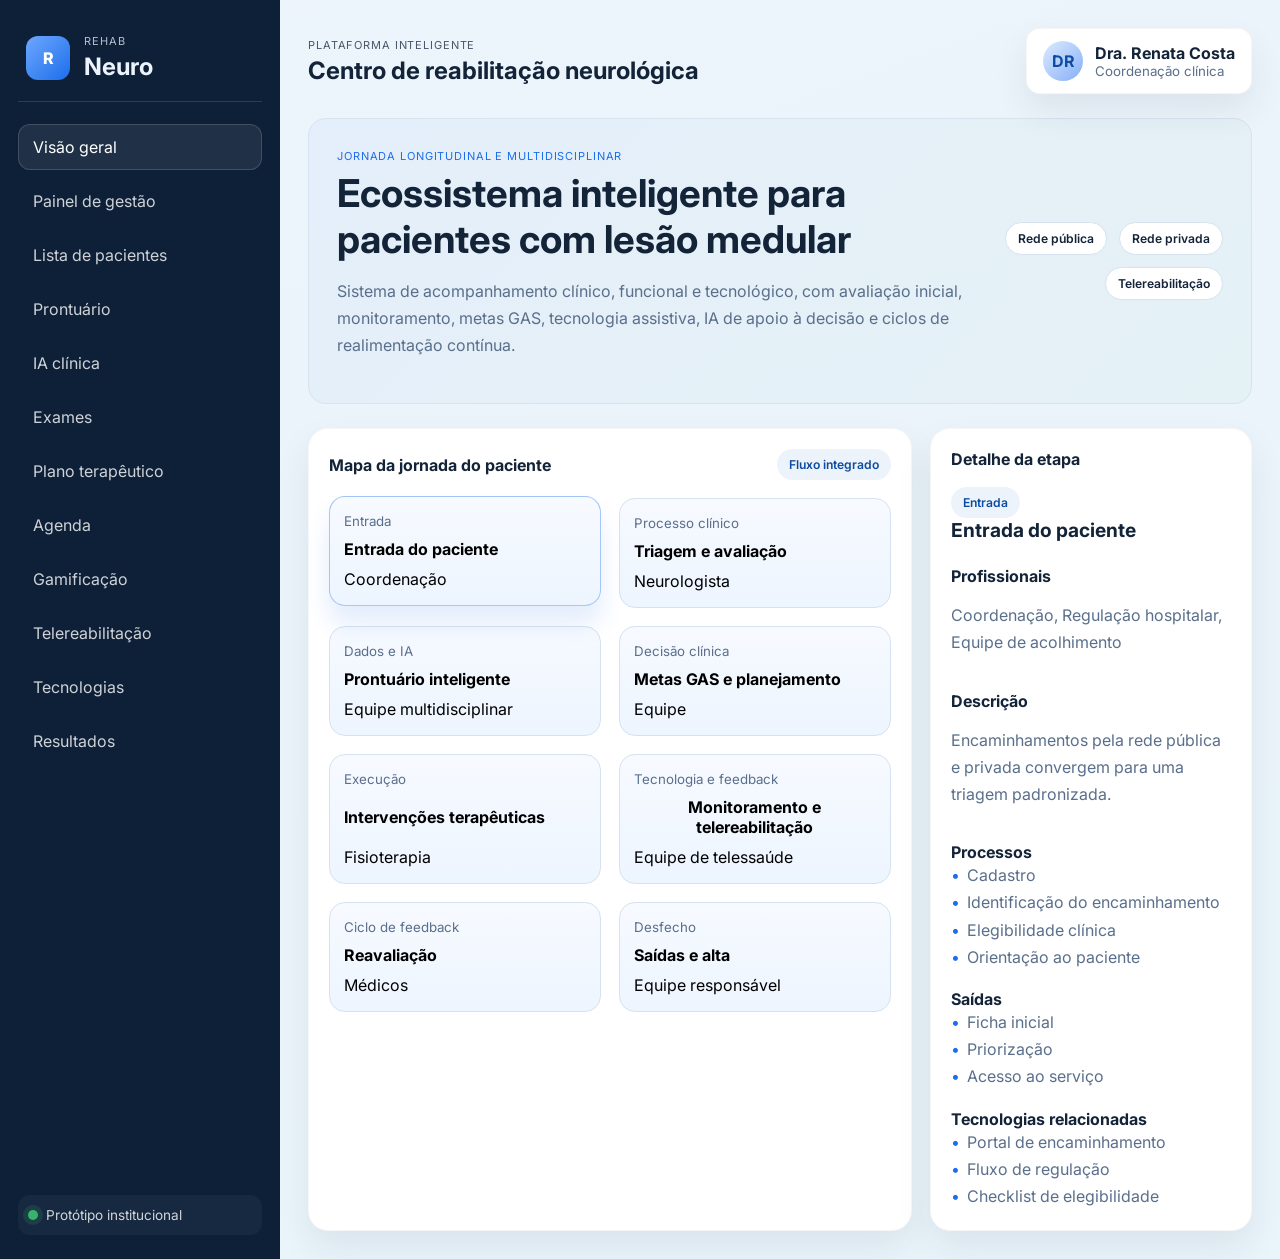
<file: index.html>
<!DOCTYPE html>
<html lang="pt-BR">
  <head>
    <meta charset="UTF-8" />
    <meta name="viewport" content="width=device-width, initial-scale=1.0" />
    <title>Centro de Reabilitação Neurológica Inteligente</title>
    <meta
      name="description"
      content="Prototipo demonstrativo de plataforma inteligente de reabilitação para lesão medular."
    />
    <link rel="preconnect" href="https://fonts.googleapis.com" />
    <link rel="preconnect" href="https://fonts.gstatic.com" crossorigin />
    <link
      href="https://fonts.googleapis.com/css2?family=Inter:wght@400;500;600;700;800&display=swap"
      rel="stylesheet"
    />
    <link rel="stylesheet" href="styles.css" />
  </head>
  <body>
    <div class="app-shell">
      <aside class="sidebar">
        <div class="brand-block">
          <div class="brand-mark">R</div>
          <div>
            <p class="eyebrow">Rehab</p>
            <h1>Neuro</h1>
          </div>
        </div>

        <nav class="nav" aria-label="Navegação principal">
          <button class="nav-item active" data-target="overview">Visão geral</button>
          <button class="nav-item" data-target="dashboard">Painel de gestão</button>
          <button class="nav-item" data-target="patients">Lista de pacientes</button>
          <button class="nav-item" data-target="emr">Prontuário</button>
          <button class="nav-item" data-target="ai">IA clínica</button>
          <button class="nav-item" data-target="exams">Exames</button>
          <button class="nav-item" data-target="therapy">Plano terapêutico</button>
          <button class="nav-item" data-target="agenda">Agenda</button>
          <button class="nav-item" data-target="gamification">Gamificação</button>
          <button class="nav-item" data-target="tele">Telereabilitação</button>
          <button class="nav-item" data-target="tech">Tecnologias</button>
          <button class="nav-item" data-target="outcomes">Resultados</button>
        </nav>

        <div class="sidebar-footer">
          <span class="status-dot"></span>
          <span>Protótipo institucional</span>
        </div>
      </aside>

      <main class="content">
        <header class="topbar">
          <div>
            <p class="eyebrow">Plataforma inteligente</p>
            <h2>Centro de reabilitação neurológica</h2>
          </div>
          <div class="user-pill">
            <span class="avatar">DR</span>
            <div>
              <strong>Dra. Renata Costa</strong>
              <small>Coordenação clínica</small>
            </div>
          </div>
        </header>

        <section id="overview" class="panel active-panel">
          <div class="hero">
            <div>
              <p class="eyebrow accent">Jornada longitudinal e multidisciplinar</p>
              <h3>Ecossistema inteligente para pacientes com lesão medular</h3>
              <p>
                Sistema de acompanhamento clínico, funcional e tecnológico, com avaliação inicial,
                monitoramento, metas GAS, tecnologia assistiva, IA de apoio à decisão e ciclos de
                realimentação contínua.
              </p>
            </div>
            <div class="hero-badges">
              <span>Rede pública</span>
              <span>Rede privada</span>
              <span>Telereabilitação</span>
            </div>
          </div>

          <div class="overview-grid">
            <div class="panel-card large">
              <div class="section-header">
                <h4>Mapa da jornada do paciente</h4>
                <span class="chip neutral">Fluxo integrado</span>
              </div>
              <div id="flow-diagram" class="flow-diagram" aria-label="Diagrama da jornada"></div>
            </div>

            <div class="panel-card detail-panel">
              <div class="section-header">
                <h4>Detalhe da etapa</h4>
              </div>
              <div id="stage-detail" class="stage-detail"></div>
            </div>
          </div>
        </section>

        <section id="dashboard" class="panel">
          <div class="section-header">
            <h3>Painel de gestão</h3>
            <span class="chip success">Indicadores de operação</span>
          </div>

          <div class="metrics-grid" id="metrics-grid"></div>

          <div class="dashboard-grid">
            <div class="panel-card">
              <div class="section-header">
                <h4>Pacientes por origem</h4>
              </div>
              <div class="donut-wrap">
                <div class="donut-chart" style="--segment1: 58%; --segment2: 42%;"></div>
                <div class="legend-list">
                  <div><span class="dot blue"></span> Rede pública 58%</div>
                  <div><span class="dot green"></span> Rede privada 42%</div>
                </div>
              </div>
            </div>

            <div class="panel-card">
              <div class="section-header">
                <h4>Progressão de metas GAS</h4>
              </div>
              <div class="bars-chart" id="gas-chart"></div>
            </div>

            <div class="panel-card wide">
              <div class="section-header">
                <h4>Distribuição por etapa</h4>
              </div>
              <div class="stage-bars" id="stage-distribution"></div>
            </div>
          </div>
        </section>

        <section id="patients" class="panel">
          <div class="section-header">
            <h3>Lista de pacientes</h3>
            <span class="chip neutral">Base fictícia</span>
          </div>

          <div class="toolbar">
            <input id="patient-search" type="search" placeholder="Pesquisar por nome ou etapa" />
            <select id="patient-filter">
              <option value="all">Todos</option>
              <option value="triagem">Triagem</option>
              <option value="reabilitacao">Reabilitação</option>
              <option value="monitoramento">Monitoramento</option>
              <option value="alta">Alta</option>
            </select>
          </div>

          <div class="table-wrap">
            <table>
              <thead>
                <tr>
                  <th>Paciente</th>
                  <th>Origem</th>
                  <th>Lesão</th>
                  <th>Etapa</th>
                  <th>GAS</th>
                  <th>Responsável</th>
                </tr>
              </thead>
              <tbody id="patient-table"></tbody>
            </table>
          </div>
        </section>

        <section id="emr" class="panel">
          <div class="section-header">
            <h3>Prontuário eletrônico</h3>
            <span class="chip neutral">Longitudinal</span>
          </div>

          <div class="emr-layout">
            <div class="panel-card">
              <div class="patient-header">
                <div class="patient-avatar">AL</div>
                <div>
                  <h4>Ana Lins</h4>
                  <p>Lesão medular incompleta, T10, 18 meses</p>
                </div>
              </div>

              <div class="emr-info-grid">
                <div>
                  <label>Diagnóstico</label>
                  <p>Paraplegia espástica incompleta</p>
                </div>
                <div>
                  <label>Nível</label>
                  <p>T10</p>
                </div>
                <div>
                  <label>ISNCSCI</label>
                  <p>AIS C</p>
                </div>
                <div>
                  <label>Objetivos</label>
                  <p>Mobilidade, transferências, dor</p>
                </div>
              </div>

              <div class="timeline-block">
                <h5>Histórico clínico</h5>
                <ul>
                  <li><strong>Jun/2025:</strong> Avaliação inicial com dor neuropática e limitação em transferências.</li>
                  <li><strong>Ago/2025:</strong> Início de FES-cycling e fisioterapia neurofuncional.</li>
                  <li><strong>Set/2025:</strong> Redução de dor e melhora de controle de tronco.</li>
                  <li><strong>Out/2025:</strong> Reavaliação com ganho de resistência funcional.</li>
                </ul>
              </div>
            </div>

            <div class="panel-card">
              <div class="section-header">
                <h4>Documentos e avaliações</h4>
              </div>
              <div class="file-list">
                <div class="file-item"><span>📄</span> Anamnese inicial</div>
                <div class="file-item"><span>📄</span> Avaliação funcional SCIM</div>
                <div class="file-item"><span>📄</span> Relato de dor neuropática</div>
                <div class="file-item"><span>📄</span> Exame biomecânico</div>
                <div class="file-item"><span>📄</span> Registro de FES-Cycling</div>
              </div>
            </div>
          </div>
        </section>

        <section id="ai" class="panel">
          <div class="section-header">
            <h3>IA clínica</h3>
            <span class="chip warning">Apoio à decisão com supervisão</span>
          </div>

          <div class="ai-grid">
            <div class="panel-card">
              <h4>Resumo clínico</h4>
              <p>
                Paciente com evolução estável em dor, melhora progressiva no controle de tronco e
                resistência funcional. Necessita revisão de metas em transferências e atividade em casa.
              </p>
            </div>
            <div class="panel-card">
              <h4>Dados ausentes</h4>
              <ul>
                <li>Qualidade do sono e fadiga nas últimas 2 semanas</li>
                <li>Registro de episódios de espasticidade noturna</li>
                <li>Comparativo de mobilidade domiciliar com sensores</li>
              </ul>
            </div>
            <div class="panel-card">
              <h4>Tendências observadas</h4>
              <ul>
                <li>Redução de 26% na dor neuropática</li>
                <li>Maior adesão à rotina domiciliar</li>
                <li>Melhoria em transferência lateral</li>
              </ul>
            </div>
            <div class="panel-card">
              <h4>Sugestões demonstrativas</h4>
              <ul>
                <li>Repetir avaliação de dor e qualidade de vida em 3 semanas.</li>
                <li>Propor objetivo de independência em transferências.</li>
                <li>Considerar revisão de frequência de sessões domiciliares.</li>
              </ul>
            </div>
          </div>
        </section>

        <section id="exams" class="panel">
          <div class="section-header">
            <h3>Exames e avaliações</h3>
            <span class="chip neutral">Comparação longitudinal</span>
          </div>

          <div class="exam-grid">
            <div class="panel-card">
              <h4>Resultados por foco</h4>
              <div class="radar-wrap">
                <div class="radar-chart">
                  <span class="radar-circle c1"></span>
                  <span class="radar-circle c2"></span>
                  <span class="radar-circle c3"></span>
                </div>
              </div>
            </div>
            <div class="panel-card">
              <h4>Exames realizados</h4>
              <ul class="check-list">
                <li>Eletroneuromiografia: concluída</li>
                <li>Questionário de dor: atualizado</li>
                <li>SCIM: reavaliação pendente</li>
                <li>Bioimpedância e composição corporal: agendado</li>
              </ul>
            </div>
          </div>
        </section>

        <section id="therapy" class="panel">
          <div class="section-header">
            <h3>Plano terapêutico</h3>
            <span class="chip success">GAS e objetivos funcionais</span>
          </div>

          <div class="therapy-grid" id="therapy-goals"></div>

          <div class="panel-card form-card">
            <div class="section-header narrow">
              <h4>Simular revisão de meta</h4>
            </div>
            <form id="goal-form">
              <div class="form-grid">
                <label>
                  Meta
                  <input type="text" id="goal-name" value="Maior independência em transferências" />
                </label>
                <label>
                  Prazo
                  <input type="text" id="goal-deadline" value="6 semanas" />
                </label>
                <label>
                  Responsável
                  <input type="text" id="goal-owner" value="Fisioterapia + terapia ocupacional" />
                </label>
                <label>
                  Estado atual
                  <input type="text" id="goal-status" value="-1: abaixo do esperado" />
                </label>
              </div>
              <button type="submit" class="primary-btn">Salvar simulação</button>
            </form>
          </div>
        </section>

        <section id="agenda" class="panel">
          <div class="section-header">
            <h3>Agenda semanal</h3>
            <span class="chip neutral">Programação</span>
          </div>
          <div class="calendar" id="calendar"></div>
        </section>

        <section id="gamification" class="panel">
          <div class="section-header">
            <h3>Gamificação</h3>
            <span class="chip success">Engajamento individual</span>
          </div>

          <div class="gamification-grid">
            <div class="panel-card large">
              <h4>Missões da semana</h4>
              <div class="mission-list">
                <div class="mission"><span>Transferência lateral</span><strong>72%</strong></div>
                <div class="mission"><span>Controle de tronco</span><strong>84%</strong></div>
                <div class="mission"><span>Exercícios domiciliares</span><strong>91%</strong></div>
              </div>
            </div>
            <div class="panel-card">
              <h4>Conquistas</h4>
              <ul class="check-list">
                <li>3 sessões consecutivas concluídas</li>
                <li>Progresso em dor e mobilidade</li>
                <li>Adesão ao plano domiciliar</li>
              </ul>
            </div>
          </div>
        </section>

        <section id="tele" class="panel">
          <div class="section-header">
            <h3>Telereabilitação</h3>
            <span class="chip neutral">Acompanhamento remoto</span>
          </div>

          <div class="tele-grid">
            <div class="panel-card">
              <h4>Relatos de sintomas</h4>
              <ul>
                <li> Dor neuropática: leve</li>
                <li> Espasticidade: moderada</li>
                <li> Sono: irregular</li>
                <li> Dor em transferência: baixa</li>
              </ul>
            </div>
            <div class="panel-card">
              <h4>Tarefas domiciliares</h4>
              <ul>
                <li>Exercícios de mobilidade: 5x/semana</li>
                <li>Alongamento pós-sessão: 4x/semana</li>
                <li>Registro de sintomas em app</li>
              </ul>
            </div>
          </div>
        </section>

        <section id="tech" class="panel">
          <div class="section-header">
            <h3>Tecnologias e pesquisa</h3>
            <span class="chip neutral">Roadmap inovador</span>
          </div>
          <div class="tech-grid" id="tech-grid"></div>
        </section>

        <section id="outcomes" class="panel">
          <div class="section-header">
            <h3>Resultados e alta</h3>
            <span class="chip warning">Comparação longitudinal</span>
          </div>

          <div class="outcomes-grid">
            <div class="panel-card">
              <h4>Linha de base vs atual</h4>
              <div class="outcome-list">
                <div><span>Mobilidade</span><strong>+18%</strong></div>
                <div><span>Controle postural</span><strong>+12%</strong></div>
                <div><span>Dor</span><strong>-26%</strong></div>
                <div><span>Adesão</span><strong>+21%</strong></div>
              </div>
            </div>
            <div class="panel-card">
              <h4>Saída possível</h4>
              <ul>
                <li>Continuidade do programa</li>
                <li>Transição para manutenção</li>
                <li>Encaminhamento para reavaliação especializada</li>
              </ul>
            </div>
          </div>
        </section>
      </main>
    </div>

    <div id="toast" class="toast" aria-live="polite"></div>

    <script src="app.js"></script>
  </body>
</html>
</file>
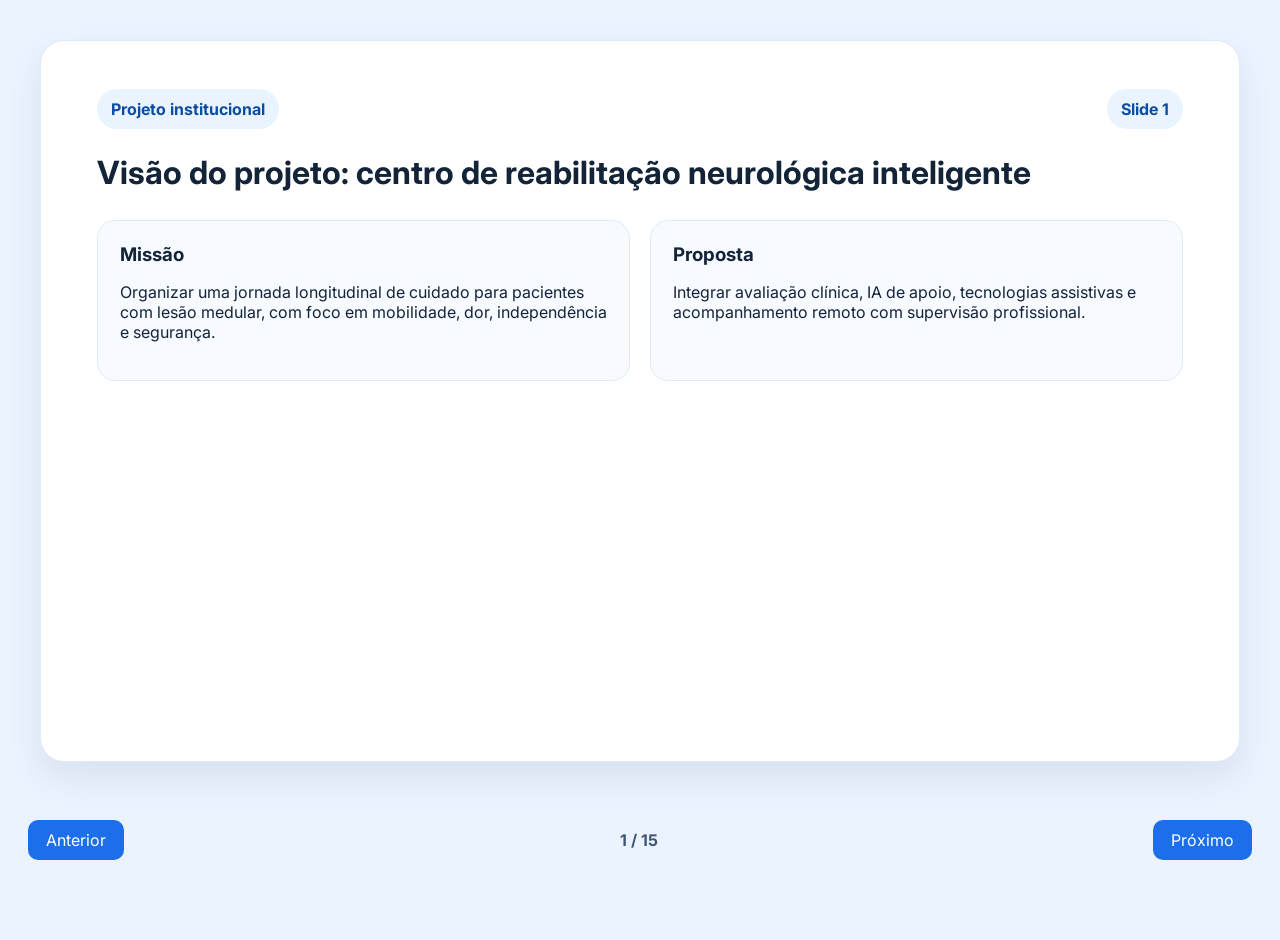
<file: apresentacao.html>
<!DOCTYPE html>
<html lang="pt-BR">
  <head>
    <meta charset="UTF-8" />
    <meta name="viewport" content="width=device-width, initial-scale=1.0" />
    <title>Apresentação Executiva - Reabilitação Neurológica</title>
    <link rel="preconnect" href="https://fonts.googleapis.com" />
    <link rel="preconnect" href="https://fonts.gstatic.com" crossorigin />
    <link href="https://fonts.googleapis.com/css2?family=Inter:wght@400;500;600;700;800&display=swap" rel="stylesheet" />
    <link rel="stylesheet" href="styles.css" />
    <style>
      body {
        margin: 0;
        background: #eaf3ff;
        font-family: "Inter", sans-serif;
        color: #132338;
      }

      .deck {
        max-width: 1200px;
        margin: 40px auto;
        background: white;
        border: 1px solid #dfeafa;
        border-radius: 24px;
        box-shadow: 0 16px 35px rgba(19, 35, 56, 0.08);
        position: relative;
        overflow: hidden;
      }

      .slide {
        display: none;
        min-height: 720px;
        padding: 48px 56px;
      }

      .slide.active {
        display: block;
      }

      .slide h2 {
        font-size: clamp(2rem, 2vw, 3rem);
        margin: 0 0 18px;
      }

      .slide h3 {
        margin: 0 0 12px;
      }

      .slide-grid {
        display: grid;
        grid-template-columns: repeat(2, minmax(220px, 1fr));
        gap: 20px;
        margin-top: 28px;
      }

      .slide-card {
        background: #f7faff;
        border: 1px solid #dfeaf6;
        border-radius: 18px;
        padding: 22px;
      }

      .slide-card ul,
      .slide-card ol {
        margin: 12px 0 0;
        padding-left: 18px;
        color: #405572;
        line-height: 1.8;
      }

      .slide-hero {
        display: flex;
        justify-content: space-between;
        align-items: center;
        gap: 22px;
        margin-bottom: 24px;
      }

      .badge-large {
        background: #eaf4ff;
        color: #0d4ca3;
        padding: 10px 14px;
        border-radius: 999px;
        font-weight: 700;
      }

      .footer-nav {
        display: flex;
        justify-content: space-between;
        align-items: center;
        padding: 18px 28px 24px;
      }

      .pagination {
        font-weight: 700;
        color: #405572;
      }

      .nav-btn {
        border: none;
        background: #1c6eea;
        color: #fff;
        padding: 10px 18px;
        border-radius: 10px;
        cursor: pointer;
      }
    </style>
  </head>
  <body>
    <div class="deck">
      <section class="slide active">
        <div class="slide-hero">
          <div>
            <div class="badge-large">Projeto institucional</div>
          </div>
          <div class="badge-large">Slide 1</div>
        </div>
        <h2>Visão do projeto: centro de reabilitação neurológica inteligente</h2>
        <div class="slide-grid">
          <div class="slide-card">
            <h3>Missão</h3>
            <p>Organizar uma jornada longitudinal de cuidado para pacientes com lesão medular, com foco em mobilidade, dor, independência e segurança.</p>
          </div>
          <div class="slide-card">
            <h3>Proposta</h3>
            <p>Integrar avaliação clínica, IA de apoio, tecnologias assistivas e acompanhamento remoto com supervisão profissional.</p>
          </div>
        </div>
      </section>

      <section class="slide">
        <div class="slide-hero"><div class="badge-large">Slide 2</div></div>
        <h2>Problema clínico e oportunidade</h2>
        <div class="slide-grid">
          <div class="slide-card">
            <h3>Desafios</h3>
            <ul>
              <li>Fragmentação dos cuidados.</li>
              <li>Variedade em objetivos, dor e mobilidade.</li>
              <li>Baixa continuidade entre rede pública e privada.</li>
            </ul>
          </div>
          <div class="slide-card">
            <h3>Oportunidade</h3>
            <ul>
              <li>Padronização da triagem.</li>
              <li>Monitoramento longitudinal e individualizado.</li>
              <li>Uso de IA para apoiar decisões sem substituir o profissional.</li>
            </ul>
          </div>
        </div>
      </section>

      <section class="slide">
        <div class="slide-hero"><div class="badge-large">Slide 3</div></div>
        <h2>Objetivos e benefícios esperados</h2>
        <div class="slide-grid">
          <div class="slide-card">
            <h3>Para o paciente</h3>
            <ul>
              <li>Melhor aderência e engajamento.</li>
              <li>Mais segurança clínica.</li>
              <li>Planejamento mais individualizado.</li>
            </ul>
          </div>
          <div class="slide-card">
            <h3>Para o serviço</h3>
            <ul>
              <li>Indicadores operacionais.</li>
              <li>Programa estruturado e reavaliado.</li>
              <li>Base para inovação em tecnologias.</li>
            </ul>
          </div>
        </div>
      </section>

      <section class="slide">
        <div class="slide-hero"><div class="badge-large">Slide 4</div></div>
        <h2>Entradas pela rede pública e privada</h2>
        <div class="slide-grid">
          <div class="slide-card">
            <h3>Rede pública</h3>
            <ul>
              <li>SUS e unidades de referência.</li>
              <li>Encaminhamentos hospitalares.</li>
              <li>Central de regulação e critérios de acesso.</li>
            </ul>
          </div>
          <div class="slide-card">
            <h3>Rede privada</h3>
            <ul>
              <li>Convênios e clínicas parceiras.</li>
              <li>Consultórios e hospitais da rede.</li>
              <li>Encaminhamentos médicos especializados.</li>
            </ul>
          </div>
        </div>
      </section>

      <section class="slide">
        <div class="slide-hero"><div class="badge-large">Slide 5</div></div>
        <h2>Visão macro da jornada do paciente</h2>
        <div class="slide-grid">
          <div class="slide-card">
            <h3>Fluxo central</h3>
            <ul>
              <li>Triagem</li>
              <li>Avaliação clínica</li>
              <li>Planos terapêuticos</li>
              <li>Monitoramento e reavaliação</li>
            </ul>
          </div>
          <div class="slide-card">
            <h3>Elementos transversais</h3>
            <ul>
              <li>IA explicável</li>
              <li>Feedback de metas</li>
              <li>Telereabilitação</li>
              <li>Saídas e encaminhamentos</li>
            </ul>
          </div>
        </div>
      </section>

      <section class="slide">
        <div class="slide-hero"><div class="badge-large">Slide 6</div></div>
        <h2>Triagem e avaliação multidisciplinar</h2>
        <div class="slide-card">
          <ul>
            <li>Identificação clínica e nível neurológico.</li>
            <li>Avaliação de dor, espasticidade, função e riscos.</li>
            <li>Contexto familiar, social e ambiental.</li>
            <li>Rastreamento para complicações e necessidade de especialidades.</li>
          </ul>
        </div>
      </section>

      <section class="slide">
        <div class="slide-hero"><div class="badge-large">Slide 7</div></div>
        <h2>Prontuário inteligente e exames</h2>
        <div class="slide-grid">
          <div class="slide-card">
            <h3>Prontuário</h3>
            <ul>
              <li>Histórico longitudinal.</li>
              <li>Exames, sessões e avaliações.</li>
              <li>Auditoria e rastreabilidade.</li>
            </ul>
          </div>
          <div class="slide-card">
            <h3>Exames</h3>
            <ul>
              <li>Neurofisiologia, biomecânica, dor e sono.</li>
              <li>Comparação temporal.</li>
              <li>Acionamento por indicação clínica.</li>
            </ul>
          </div>
        </div>
      </section>

      <section class="slide">
        <div class="slide-hero"><div class="badge-large">Slide 8</div></div>
        <h2>Construção de metas GAS</h2>
        <div class="slide-card">
          <ul>
            <li>Estado basal definido e comparado ao previsto.</li>
            <li>Escala GAS com cinco níveis de resultado.</li>
            <li>Metas individualizadas por funcionalidade e contexto.</li>
            <li>Revisão por paciente e equipe profissional.</li>
          </ul>
        </div>
      </section>

      <section class="slide">
        <div class="slide-hero"><div class="badge-large">Slide 9</div></div>
        <h2>Intervenções e protocolos de reabilitação</h2>
        <div class="slide-grid">
          <div class="slide-card">
            <h3>Fisioterapia</h3>
            <ul>
              <li>Controle postural.</li>
              <li>Transferências e mobilidade.</li>
              <li>Equilíbrio e marcha quando aplicável.</li>
            </ul>
          </div>
          <div class="slide-card">
            <h3>FES e tecnologias</h3>
            <ul>
              <li>FES-Cycling.</li>
              <li>Jogos sérios e biofeedback.</li>
              <li>Monitoramento clínico e segurança.</li>
            </ul>
          </div>
        </div>
      </section>

      <section class="slide">
        <div class="slide-hero"><div class="badge-large">Slide 10</div></div>
        <h2>Ciclos de reavaliação e inteligência artificial</h2>
        <div class="slide-card">
          <ul>
            <li>Avaliação → dados → análise → decisão.</li>
            <li>Sessão → desempenho → ajuste terapêutico.</li>
            <li>Metas GAS → pontuação → manutenção ou mudança.</li>
            <li>IA explicável com validação humana e governança.</li>
          </ul>
        </div>
      </section>

      <section class="slide">
        <div class="slide-hero"><div class="badge-large">Slide 11</div></div>
        <h2>Tecnologias e oportunidades de inovação</h2>
        <div class="slide-grid">
          <div class="slide-card">
            <ul>
              <li>Sensores inerciais vestíveis.</li>
              <li>Plataforma de FES-Cycling.</li>
              <li>Jogos sérios para motivação e biofeedback.</li>
            </ul>
          </div>
          <div class="slide-card">
            <ul>
              <li>Telereabilitação e monitoramento remoto.</li>
              <li>IA aplicada ao prontuário.</li>
              <li>Integração biomédica interdisciplinar.</li>
            </ul>
          </div>
        </div>
      </section>

      <section class="slide">
        <div class="slide-hero"><div class="badge-large">Slide 12</div></div>
        <h2>Telereabilitação e monitoramento remoto</h2>
        <div class="slide-card">
          <ul>
            <li>Registro de exercícios e sintomas.</li>
            <li>Teleconsultas e comunicação com a equipe.</li>
            <li>Alertas de risco e apoio a decisão.</li>
            <li>Feedback de progresso individual sem comparações injustas.</li>
          </ul>
        </div>
      </section>

      <section class="slide">
        <div class="slide-hero"><div class="badge-large">Slide 13</div></div>
        <h2>Indicadores de resultado e impacto</h2>
        <div class="slide-card">
          <ul>
            <li>Clínicos: dor, espasticidade, sono e fadiga.</li>
            <li>Funcionais: mobilidade, transferências e independência.</li>
            <li>Operacionais: adesão, tempos de atendimento e continuidade.</li>
            <li>Relacionados ao paciente: qualidade de vida e satisfação.</li>
          </ul>
        </div>
      </section>

      <section class="slide">
        <div class="slide-hero"><div class="badge-large">Slide 14</div></div>
        <h2>Roadmap de implementação</h2>
        <div class="slide-card">
          <ul>
            <li>MVP: saúde digital com base em dados fictícios e protótipo.</li>
            <li>Piloto clínico supervisionado: reabilitação e telereabilitação.</li>
            <li>Plataforma futura: integrações FHIR, dispositivos e IA governada.</li>
          </ul>
        </div>
      </section>

      <section class="slide">
        <div class="slide-hero"><div class="badge-large">Slide 15</div></div>
        <h2>Decisão solicitada à coordenação</h2>
        <div class="slide-card">
          <ul>
            <li>Aprovar a estrutura da proposta e sua pilha tecnológica.</li>
            <li>Definir escopo do projeto-piloto e indicadores-chave.</li>
            <li>Consolidar parceiros, equipe interdisciplinar e modelo de governança.</li>
          </ul>
        </div>
      </section>
    </div>

    <div class="footer-nav">
      <button class="nav-btn" id="prev-slide">Anterior</button>
      <div class="pagination" id="slide-counter">1 / 15</div>
      <button class="nav-btn" id="next-slide">Próximo</button>
    </div>

    <script>
      const slides = Array.from(document.querySelectorAll('.slide'));
      let currentSlide = 0;

      function updateSlides() {
        slides.forEach((slide, index) => slide.classList.toggle('active', index === currentSlide));
        document.getElementById('slide-counter').textContent = `${currentSlide + 1} / ${slides.length}`;
      }

      document.getElementById('next-slide').addEventListener('click', () => {
        currentSlide = (currentSlide + 1) % slides.length;
        updateSlides();
      });

      document.getElementById('prev-slide').addEventListener('click', () => {
        currentSlide = (currentSlide - 1 + slides.length) % slides.length;
        updateSlides();
      });

      document.addEventListener('keydown', (event) => {
        if (event.key === 'ArrowRight' || event.key === 'PageDown') {
          currentSlide = (currentSlide + 1) % slides.length;
          updateSlides();
        }
        if (event.key === 'ArrowLeft' || event.key === 'PageUp') {
          currentSlide = (currentSlide - 1 + slides.length) % slides.length;
          updateSlides();
        }
      });
    </script>
  </body>
</html>
</file>
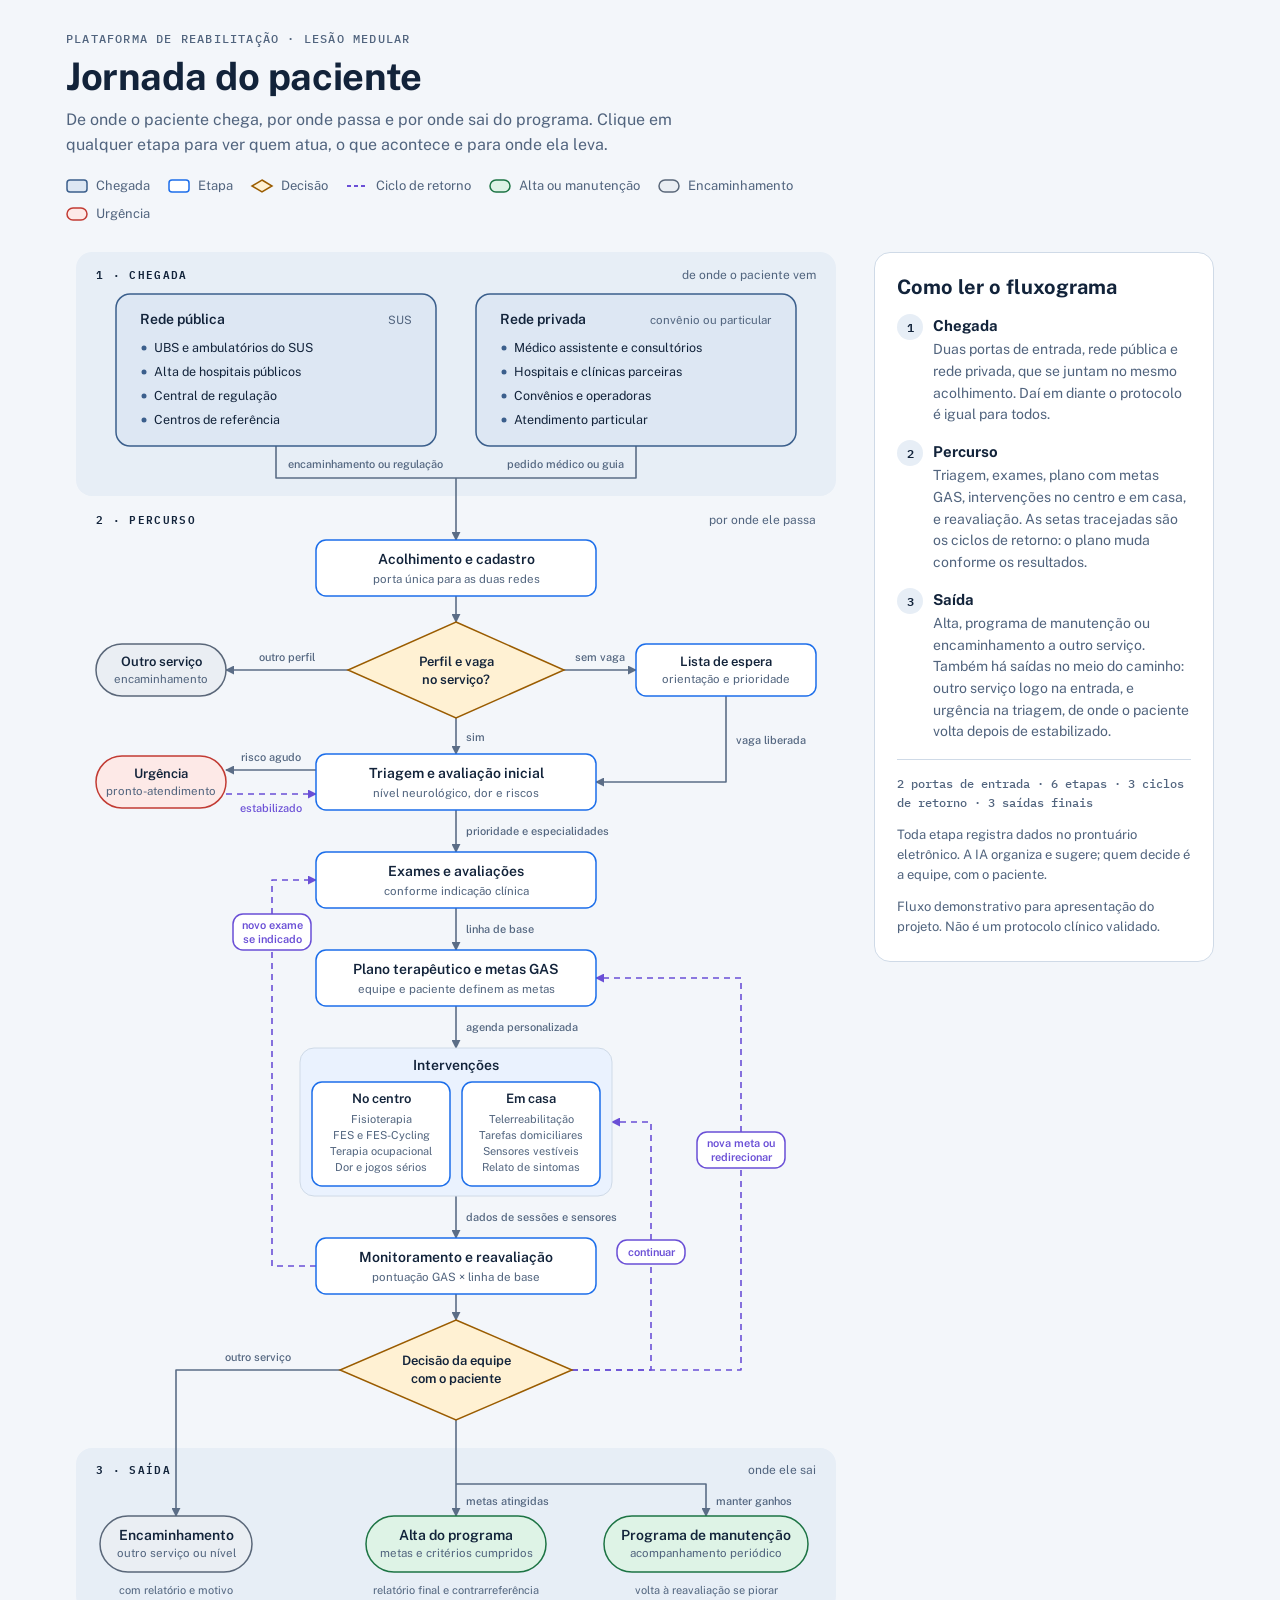
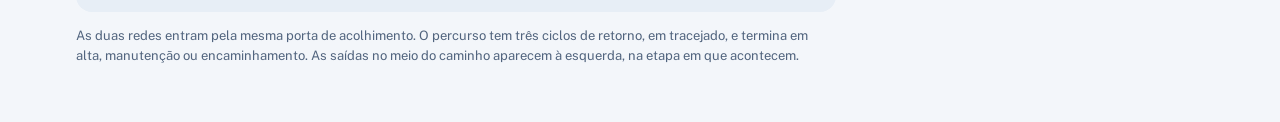
<file: fluxograma.html>
<!doctype html>
<html lang="pt-BR">
<head>
<meta charset="utf-8">
<meta name="viewport" content="width=device-width, initial-scale=1, viewport-fit=cover">
</head>
<body>
<title>Jornada de Reabilitação Medular</title>
<meta name="claude:viewport-fit-sides" content="cover">
<link rel="preconnect" href="https://fonts.googleapis.com">
<link rel="preconnect" href="https://fonts.gstatic.com" crossorigin>
<link rel="stylesheet" href="https://fonts.googleapis.com/css2?family=IBM+Plex+Mono:wght@500;600&family=Public+Sans:wght@400;500;600;700&display=swap">
<style>
/* Layout: cabeçalho curto, fluxograma vertical em três faixas (chegada · percurso · saída) e painel de detalhes fixo ao lado */
:root {
  --bg: #f3f6fa;
  --surface: #ffffff;
  --band: #e7eef6;
  --ink: #12233a;
  --ink-2: #51647e;
  --line: #cfdae7;
  --flow: #5b6d86;
  --clin: #1c6eea;
  --clin-soft: #eaf2fe;
  --entry: #3b5f8c;
  --entry-soft: #dde7f3;
  --decide: #9a5c00;
  --decide-soft: #fff1d3;
  --loop: #6a4fd6;
  --loop-soft: #efebfd;
  --good: #1d7444;
  --good-soft: #def3e6;
  --exit: #5a6779;
  --exit-soft: #eaeef3;
  --urgent: #c23b33;
  --urgent-soft: #fde9e7;
  --shadow: rgba(18, 35, 58, 0.18);
  --font-text: "Public Sans", system-ui, -apple-system, "Segoe UI", Roboto, sans-serif;
  --font-mono: "IBM Plex Mono", ui-monospace, "Cascadia Mono", Consolas, monospace;
}
@media (prefers-color-scheme: dark) {
  :root:not([data-theme="light"]) {
    --bg: #0c1522; --surface: #131f31; --band: #101b2b; --ink: #e5edf7; --ink-2: #9fb1c8;
    --line: #283a52; --flow: #8fa2bb; --clin: #6aa5ff; --clin-soft: #15284a;
    --entry: #8eaed6; --entry-soft: #172840; --decide: #f2b44e; --decide-soft: #33260f;
    --loop: #a996ff; --loop-soft: #231c45; --good: #5ccf8e; --good-soft: #10301f;
    --exit: #a7b3c4; --exit-soft: #1c2738; --urgent: #ff8078; --urgent-soft: #3a1918;
    --shadow: rgba(0, 0, 0, 0.5);
    color-scheme: dark;
  }
}
:root[data-theme="dark"] {
  --bg: #0c1522; --surface: #131f31; --band: #101b2b; --ink: #e5edf7; --ink-2: #9fb1c8;
  --line: #283a52; --flow: #8fa2bb; --clin: #6aa5ff; --clin-soft: #15284a;
  --entry: #8eaed6; --entry-soft: #172840; --decide: #f2b44e; --decide-soft: #33260f;
  --loop: #a996ff; --loop-soft: #231c45; --good: #5ccf8e; --good-soft: #10301f;
  --exit: #a7b3c4; --exit-soft: #1c2738; --urgent: #ff8078; --urgent-soft: #3a1918;
  --shadow: rgba(0, 0, 0, 0.5);
  color-scheme: dark;
}

* { box-sizing: border-box; }
body {
  margin: 0;
  background: var(--bg);
  color: var(--ink);
  font: 400 15px/1.55 var(--font-text);
  -webkit-font-smoothing: antialiased;
}
.page {
  max-width: 1180px;
  margin: 0 auto;
  padding-left: max(16px, env(safe-area-inset-left, 0px));
  padding-right: max(16px, env(safe-area-inset-right, 0px));
  padding-block: 32px 56px;
}

/* Cabeçalho */
.top { display: grid; gap: 10px; margin-bottom: 28px; max-width: 760px; }
.eyebrow {
  margin: 0;
  font: 500 12px/1.2 var(--font-mono);
  letter-spacing: 0.1em;
  text-transform: uppercase;
  color: var(--ink-2);
}
h1 {
  margin: 0;
  font: 700 clamp(28px, 4vw, 38px)/1.1 var(--font-text);
  letter-spacing: -0.01em;
  text-wrap: balance;
}
.lede { margin: 0; max-width: 62ch; font-size: 16px; color: var(--ink-2); }
.legend {
  display: flex;
  flex-wrap: wrap;
  gap: 8px 18px;
  margin: 8px 0 0;
  padding: 0;
  list-style: none;
  font-size: 13px;
  color: var(--ink-2);
}
.legend li { display: flex; align-items: center; gap: 8px; }
.legend svg { width: 22px; height: 14px; flex: none; overflow: visible; }
.lg-entry { fill: var(--entry-soft); stroke: var(--entry); stroke-width: 1.5; }
.lg-step { fill: var(--surface); stroke: var(--clin); stroke-width: 1.5; }
.lg-decide { fill: var(--decide-soft); stroke: var(--decide); stroke-width: 1.5; }
.lg-loop { fill: none; stroke: var(--loop); stroke-width: 2; stroke-dasharray: 4 3; }
.lg-good { fill: var(--good-soft); stroke: var(--good); stroke-width: 1.5; }
.lg-exit { fill: var(--exit-soft); stroke: var(--exit); stroke-width: 1.5; }
.lg-urgent { fill: var(--urgent-soft); stroke: var(--urgent); stroke-width: 1.5; }

/* Layout principal */
.layout {
  display: grid;
  grid-template-columns: minmax(0, 1fr) 340px;
  gap: 28px;
  align-items: start;
}
.chart { margin: 0; min-width: 0; }
.chart-scroll { overflow-x: auto; -webkit-overflow-scrolling: touch; }
.swipe-hint { display: none; margin: 0 0 8px; font-size: 13px; color: var(--ink-2); }
#flow {
  display: block;
  width: 100%;
  max-width: 760px;
  min-width: 620px;
  height: auto;
  margin: 0 auto;
}
figcaption {
  max-width: 760px;
  margin: 14px auto 0;
  font-size: 13px;
  color: var(--ink-2);
}

/* Desenho */
.band { fill: var(--band); }
.t-band { font: 600 11px var(--font-mono); letter-spacing: 0.12em; fill: var(--ink); }
.t-hint { font: 400 12px var(--font-text); fill: var(--ink-2); }
.flow { fill: none; stroke: var(--flow); stroke-width: 1.6; stroke-linejoin: round; }
.loop { fill: none; stroke: var(--loop); stroke-width: 1.6; stroke-dasharray: 6 5; stroke-linejoin: round; }
.ah-flow { fill: var(--flow); }
.ah-loop { fill: var(--loop); }
.t-label { font: 500 11px var(--font-text); fill: var(--ink-2); }
.t-label.t-loop { fill: var(--loop); }
.group { fill: var(--clin-soft); stroke: var(--line); stroke-width: 1; }
.n { cursor: pointer; outline: none; }
.n text { user-select: none; -webkit-user-select: none; }
.n .shape { fill: var(--surface); stroke: var(--clin); stroke-width: 1.5; transition: stroke-width 0.15s ease; }
.n-entry .shape { fill: var(--entry-soft); stroke: var(--entry); }
.n-decide .shape { fill: var(--decide-soft); stroke: var(--decide); }
.n-loop .shape { fill: var(--surface); stroke: var(--loop); }
.n-good .shape { fill: var(--good-soft); stroke: var(--good); }
.n-exit .shape { fill: var(--exit-soft); stroke: var(--exit); }
.n-urgent .shape { fill: var(--urgent-soft); stroke: var(--urgent); }
.n:hover .shape { stroke-width: 2.5; }
.n.is-active .shape { stroke-width: 3.5; }
.n:focus-visible .shape { stroke: var(--ink); stroke-width: 3; }
.t-title { font: 600 14px var(--font-text); fill: var(--ink); }
.t-dec { font: 600 13px var(--font-text); fill: var(--ink); }
.t-sub { font: 400 11.5px var(--font-text); fill: var(--ink-2); }
.t-item { font: 400 12.5px var(--font-text); fill: var(--ink); }
.t-mini { font: 400 11px var(--font-text); fill: var(--ink-2); }
.t-badge { font: 600 11px var(--font-text); fill: var(--loop); }
.t-note { font: 400 11px var(--font-text); fill: var(--ink-2); }
.bullet { fill: var(--entry); }

/* Painel */
.panel {
  position: sticky;
  top: 24px;
  max-height: calc(100vh - 48px);
  overflow: auto;
  background: var(--surface);
  border: 1px solid var(--line);
  border-radius: 16px;
}
#overview, #detail { padding: 22px 22px 24px; }
.panel.is-detail #overview { display: none; }
.panel h2 { margin: 0 0 8px; font: 700 20px/1.25 var(--font-text); text-wrap: balance; }
.panel h2:focus { outline: none; }
.panel h3 {
  margin: 18px 0 6px;
  font: 600 11px/1.3 var(--font-mono);
  letter-spacing: 0.1em;
  text-transform: uppercase;
  color: var(--ink-2);
}
.panel p { margin: 0; }
.panel ul { margin: 0; padding-left: 18px; display: grid; gap: 4px; }
.panel li { font-size: 14px; }
.lead { font-size: 15px; }
.zones { display: grid; gap: 14px; margin-top: 14px; }
.zone { display: grid; grid-template-columns: 26px minmax(0, 1fr); gap: 2px 10px; }
.zone-n {
  grid-row: span 2;
  width: 26px; height: 26px;
  display: grid; place-items: center;
  border-radius: 50%;
  background: var(--band);
  font: 600 12px var(--font-mono);
  color: var(--ink);
}
.zone strong { font-size: 15px; }
.zone p { font-size: 14px; color: var(--ink-2); }
.stats {
  margin-top: 16px !important;
  padding-top: 14px;
  border-top: 1px solid var(--line);
  font: 500 12px/1.6 var(--font-mono);
  color: var(--ink-2);
}
.note { margin-top: 12px !important; font-size: 13px; color: var(--ink-2); }
.d-head { display: flex; justify-content: space-between; align-items: center; gap: 12px; margin-bottom: 14px; }
.chip {
  display: inline-flex;
  align-items: center;
  gap: 7px;
  padding: 6px 10px;
  border-radius: 999px;
  background: var(--bg);
  font: 600 12px/1 var(--font-text);
  color: var(--ink);
}
.dot { width: 9px; height: 9px; flex: none; border-radius: 50%; background: var(--k, var(--clin)); }
.k-entry { --k: var(--entry); }
.k-step { --k: var(--clin); }
.k-decide { --k: var(--decide); }
.k-loop { --k: var(--loop); }
.k-good { --k: var(--good); }
.k-exit { --k: var(--exit); }
.k-urgent { --k: var(--urgent); }
.back {
  padding: 6px 10px;
  border: 1px solid var(--line);
  border-radius: 8px;
  background: none;
  font: 500 13px var(--font-text);
  color: var(--ink);
  cursor: pointer;
}
.only-narrow { display: none; }
.paths { display: grid; gap: 8px; }
.paths button {
  display: flex;
  align-items: center;
  gap: 10px;
  padding: 10px 12px;
  border: 1px solid var(--line);
  border-radius: 10px;
  background: var(--bg);
  font: 500 14px/1.3 var(--font-text);
  color: var(--ink);
  text-align: left;
  cursor: pointer;
}
.paths button:hover { border-color: var(--clin); }
.end { margin-top: 18px !important; font-size: 14px; color: var(--ink-2); }
button:focus-visible { outline: 2px solid var(--clin); outline-offset: 2px; }

@media (max-width: 920px) {
  .layout { grid-template-columns: minmax(0, 1fr); }
  .panel { position: static; max-height: none; overflow: visible; }
  .panel.is-detail #overview { display: block; }
  #detail {
    position: fixed;
    left: 0; right: 0; bottom: 0;
    z-index: 30;
    max-height: 62vh;
    overflow: auto;
    background: var(--surface);
    border-top: 1px solid var(--line);
    border-radius: 18px 18px 0 0;
    box-shadow: 0 -12px 32px var(--shadow);
    padding-left: max(20px, env(safe-area-inset-left, 0px));
    padding-right: max(20px, env(safe-area-inset-right, 0px));
    padding-bottom: calc(24px + env(safe-area-inset-bottom, 0px));
  }
  .only-wide { display: none; }
  .only-narrow { display: inline; }
}
@media (max-width: 660px) {
  .swipe-hint { display: block; }
}
@media (prefers-reduced-motion: reduce) {
  .n .shape { transition: none; }
}
</style>

<div class="page">
  <header class="top">
    <p class="eyebrow">Plataforma de reabilitação · Lesão medular</p>
    <h1>Jornada do paciente</h1>
    <p class="lede">De onde o paciente chega, por onde passa e por onde sai do programa. Clique em qualquer etapa para ver quem atua, o que acontece e para onde ela leva.</p>
    <ul class="legend" aria-label="Legenda">
      <li><svg viewBox="0 0 22 14" aria-hidden="true"><rect class="lg-entry" x="1" y="1" width="20" height="12" rx="3"/></svg>Chegada</li>
      <li><svg viewBox="0 0 22 14" aria-hidden="true"><rect class="lg-step" x="1" y="1" width="20" height="12" rx="3"/></svg>Etapa</li>
      <li><svg viewBox="0 0 22 14" aria-hidden="true"><path class="lg-decide" d="M11 1 L21 7 L11 13 L1 7 Z"/></svg>Decisão</li>
      <li><svg viewBox="0 0 22 14" aria-hidden="true"><path class="lg-loop" d="M1 7 H21"/></svg>Ciclo de retorno</li>
      <li><svg viewBox="0 0 22 14" aria-hidden="true"><rect class="lg-good" x="1" y="1" width="20" height="12" rx="6"/></svg>Alta ou manutenção</li>
      <li><svg viewBox="0 0 22 14" aria-hidden="true"><rect class="lg-exit" x="1" y="1" width="20" height="12" rx="6"/></svg>Encaminhamento</li>
      <li><svg viewBox="0 0 22 14" aria-hidden="true"><rect class="lg-urgent" x="1" y="1" width="20" height="12" rx="6"/></svg>Urgência</li>
    </ul>
  </header>

  <main class="layout">
    <figure class="chart">
      <p class="swipe-hint">Arraste para os lados para ver o fluxograma inteiro.</p>
      <div class="chart-scroll">
        <svg id="flow" viewBox="0 0 760 1360" role="group" aria-label="Fluxograma da jornada do paciente. Chegada pela rede pública ou privada, que se juntam no acolhimento. Percurso: triagem, exames, plano com metas GAS, intervenções no centro e em casa, reavaliação e decisão, com três ciclos de retorno. Saída por alta, programa de manutenção ou encaminhamento a outro serviço.">
          <defs>
            <marker id="ah-flow" viewBox="0 0 10 10" refX="9" refY="5" markerWidth="9" markerHeight="9" markerUnits="userSpaceOnUse" orient="auto-start-reverse">
              <path class="ah-flow" d="M0 0 L10 5 L0 10 Z"/>
            </marker>
            <marker id="ah-loop" viewBox="0 0 10 10" refX="9" refY="5" markerWidth="9" markerHeight="9" markerUnits="userSpaceOnUse" orient="auto-start-reverse">
              <path class="ah-loop" d="M0 0 L10 5 L0 10 Z"/>
            </marker>
          </defs>

          <!-- Faixas -->
          <rect class="band" x="0" y="0" width="760" height="244" rx="16"/>
          <text class="t-band" x="20" y="27">1 · CHEGADA</text>
          <text class="t-hint" x="740" y="27" text-anchor="end">de onde o paciente vem</text>
          <text class="t-band" x="20" y="272">2 · PERCURSO</text>
          <text class="t-hint" x="740" y="272" text-anchor="end">por onde ele passa</text>
          <rect class="band" x="0" y="1196" width="760" height="164" rx="16"/>
          <text class="t-band" x="20" y="1222">3 · SAÍDA</text>
          <text class="t-hint" x="740" y="1222" text-anchor="end">onde ele sai</text>

          <!-- Fluxo principal -->
          <path class="flow" d="M200 194 V226 H380"/>
          <path class="flow" d="M560 194 V226 H380"/>
          <path class="flow" d="M380 226 V288" marker-end="url(#ah-flow)"/>
          <path class="flow" d="M380 344 V370" marker-end="url(#ah-flow)"/>
          <path class="flow" d="M272 418 H150" marker-end="url(#ah-flow)"/>
          <path class="flow" d="M488 418 H560" marker-end="url(#ah-flow)"/>
          <path class="flow" d="M380 466 V502" marker-end="url(#ah-flow)"/>
          <path class="flow" d="M650 444 V530 H520" marker-end="url(#ah-flow)"/>
          <path class="flow" d="M240 518 H150" marker-end="url(#ah-flow)"/>
          <path class="flow" d="M380 558 V600" marker-end="url(#ah-flow)"/>
          <path class="flow" d="M380 656 V698" marker-end="url(#ah-flow)"/>
          <path class="flow" d="M380 754 V796" marker-end="url(#ah-flow)"/>
          <path class="flow" d="M380 944 V986" marker-end="url(#ah-flow)"/>
          <path class="flow" d="M380 1042 V1068" marker-end="url(#ah-flow)"/>
          <path class="flow" d="M264 1118 H100 V1264" marker-end="url(#ah-flow)"/>
          <path class="flow" d="M380 1168 V1264" marker-end="url(#ah-flow)"/>
          <path class="flow" d="M380 1232 H630 V1264" marker-end="url(#ah-flow)"/>

          <!-- Ciclos de retorno -->
          <path class="loop" d="M150 542 H240" marker-end="url(#ah-loop)"/>
          <path class="loop" d="M240 1014 H196 V628 H240" marker-end="url(#ah-loop)"/>
          <path class="loop" d="M496 1118 H665 V726 H520" marker-end="url(#ah-loop)"/>
          <path class="loop" d="M496 1118 H575 V870 H536" marker-end="url(#ah-loop)"/>

          <!-- Rótulos das setas -->
          <text class="t-label" x="212" y="216">encaminhamento ou regulação</text>
          <text class="t-label" x="548" y="216" text-anchor="end">pedido médico ou guia</text>
          <text class="t-label" x="211" y="409" text-anchor="middle">outro perfil</text>
          <text class="t-label" x="524" y="409" text-anchor="middle">sem vaga</text>
          <text class="t-label" x="390" y="489">sim</text>
          <text class="t-label" x="660" y="492">vaga liberada</text>
          <text class="t-label" x="195" y="509" text-anchor="middle">risco agudo</text>
          <text class="t-label t-loop" x="195" y="560" text-anchor="middle">estabilizado</text>
          <text class="t-label" x="390" y="583">prioridade e especialidades</text>
          <text class="t-label" x="390" y="681">linha de base</text>
          <text class="t-label" x="390" y="779">agenda personalizada</text>
          <text class="t-label" x="390" y="969">dados de sessões e sensores</text>
          <text class="t-label" x="182" y="1109" text-anchor="middle">outro serviço</text>
          <text class="t-label" x="390" y="1253">metas atingidas</text>
          <text class="t-label" x="640" y="1253">manter ganhos</text>

          <!-- Contêiner das intervenções -->
          <rect class="group" x="224" y="796" width="312" height="148" rx="14"/>
          <text class="t-title" x="380" y="818" text-anchor="middle">Intervenções</text>

          <!-- Chegada -->
          <g class="n n-entry" data-id="publica" tabindex="0" role="button">
            <rect class="shape" x="40" y="42" width="320" height="152" rx="14"/>
            <text class="t-title" x="64" y="72">Rede pública</text>
            <text class="t-sub" x="336" y="72" text-anchor="end">SUS</text>
            <circle class="bullet" cx="68" cy="96" r="2.5"/><text class="t-item" x="78" y="100">UBS e ambulatórios do SUS</text>
            <circle class="bullet" cx="68" cy="120" r="2.5"/><text class="t-item" x="78" y="124">Alta de hospitais públicos</text>
            <circle class="bullet" cx="68" cy="144" r="2.5"/><text class="t-item" x="78" y="148">Central de regulação</text>
            <circle class="bullet" cx="68" cy="168" r="2.5"/><text class="t-item" x="78" y="172">Centros de referência</text>
          </g>
          <g class="n n-entry" data-id="privada" tabindex="0" role="button">
            <rect class="shape" x="400" y="42" width="320" height="152" rx="14"/>
            <text class="t-title" x="424" y="72">Rede privada</text>
            <text class="t-sub" x="696" y="72" text-anchor="end">convênio ou particular</text>
            <circle class="bullet" cx="428" cy="96" r="2.5"/><text class="t-item" x="438" y="100">Médico assistente e consultórios</text>
            <circle class="bullet" cx="428" cy="120" r="2.5"/><text class="t-item" x="438" y="124">Hospitais e clínicas parceiras</text>
            <circle class="bullet" cx="428" cy="144" r="2.5"/><text class="t-item" x="438" y="148">Convênios e operadoras</text>
            <circle class="bullet" cx="428" cy="168" r="2.5"/><text class="t-item" x="438" y="172">Atendimento particular</text>
          </g>

          <!-- Percurso -->
          <g class="n n-step" data-id="acolhimento" tabindex="0" role="button">
            <rect class="shape" x="240" y="288" width="280" height="56" rx="10"/>
            <text class="t-title" x="380" y="312" text-anchor="middle">Acolhimento e cadastro</text>
            <text class="t-sub" x="380" y="331" text-anchor="middle">porta única para as duas redes</text>
          </g>
          <g class="n n-decide" data-id="elegibilidade" tabindex="0" role="button">
            <path class="shape" d="M380 370 L488 418 L380 466 L272 418 Z"/>
            <text class="t-dec" x="380" y="414" text-anchor="middle">Perfil e vaga</text>
            <text class="t-dec" x="380" y="432" text-anchor="middle">no serviço?</text>
          </g>
          <g class="n n-exit" data-id="outro-servico" tabindex="0" role="button">
            <rect class="shape" x="20" y="392" width="130" height="52" rx="26"/>
            <text class="t-dec" x="85" y="414" text-anchor="middle">Outro serviço</text>
            <text class="t-sub" x="85" y="431" text-anchor="middle">encaminhamento</text>
          </g>
          <g class="n n-step" data-id="espera" tabindex="0" role="button">
            <rect class="shape" x="560" y="392" width="180" height="52" rx="10"/>
            <text class="t-dec" x="650" y="414" text-anchor="middle">Lista de espera</text>
            <text class="t-sub" x="650" y="431" text-anchor="middle">orientação e prioridade</text>
          </g>
          <g class="n n-step" data-id="triagem" tabindex="0" role="button">
            <rect class="shape" x="240" y="502" width="280" height="56" rx="10"/>
            <text class="t-title" x="380" y="526" text-anchor="middle">Triagem e avaliação inicial</text>
            <text class="t-sub" x="380" y="545" text-anchor="middle">nível neurológico, dor e riscos</text>
          </g>
          <g class="n n-urgent" data-id="urgencia" tabindex="0" role="button">
            <rect class="shape" x="20" y="504" width="130" height="52" rx="26"/>
            <text class="t-dec" x="85" y="526" text-anchor="middle">Urgência</text>
            <text class="t-sub" x="85" y="543" text-anchor="middle">pronto-atendimento</text>
          </g>
          <g class="n n-step" data-id="exames" tabindex="0" role="button">
            <rect class="shape" x="240" y="600" width="280" height="56" rx="10"/>
            <text class="t-title" x="380" y="624" text-anchor="middle">Exames e avaliações</text>
            <text class="t-sub" x="380" y="643" text-anchor="middle">conforme indicação clínica</text>
          </g>
          <g class="n n-step" data-id="plano" tabindex="0" role="button">
            <rect class="shape" x="240" y="698" width="280" height="56" rx="10"/>
            <text class="t-title" x="380" y="722" text-anchor="middle">Plano terapêutico e metas GAS</text>
            <text class="t-sub" x="380" y="741" text-anchor="middle">equipe e paciente definem as metas</text>
          </g>
          <g class="n n-step" data-id="centro" tabindex="0" role="button">
            <rect class="shape" x="236" y="830" width="138" height="104" rx="10"/>
            <text class="t-dec" x="305" y="851" text-anchor="middle">No centro</text>
            <text class="t-mini" x="305" y="871" text-anchor="middle">Fisioterapia</text>
            <text class="t-mini" x="305" y="887" text-anchor="middle">FES e FES-Cycling</text>
            <text class="t-mini" x="305" y="903" text-anchor="middle">Terapia ocupacional</text>
            <text class="t-mini" x="305" y="919" text-anchor="middle">Dor e jogos sérios</text>
          </g>
          <g class="n n-step" data-id="casa" tabindex="0" role="button">
            <rect class="shape" x="386" y="830" width="138" height="104" rx="10"/>
            <text class="t-dec" x="455" y="851" text-anchor="middle">Em casa</text>
            <text class="t-mini" x="455" y="871" text-anchor="middle">Telerreabilitação</text>
            <text class="t-mini" x="455" y="887" text-anchor="middle">Tarefas domiciliares</text>
            <text class="t-mini" x="455" y="903" text-anchor="middle">Sensores vestíveis</text>
            <text class="t-mini" x="455" y="919" text-anchor="middle">Relato de sintomas</text>
          </g>
          <g class="n n-step" data-id="reavaliacao" tabindex="0" role="button">
            <rect class="shape" x="240" y="986" width="280" height="56" rx="10"/>
            <text class="t-title" x="380" y="1010" text-anchor="middle">Monitoramento e reavaliação</text>
            <text class="t-sub" x="380" y="1029" text-anchor="middle">pontuação GAS × linha de base</text>
          </g>
          <g class="n n-loop" data-id="ciclo-exame" tabindex="0" role="button">
            <rect class="shape" x="157" y="662" width="78" height="36" rx="10"/>
            <text class="t-badge" x="196" y="677" text-anchor="middle">novo exame</text>
            <text class="t-badge" x="196" y="691" text-anchor="middle">se indicado</text>
          </g>
          <g class="n n-decide" data-id="decisao" tabindex="0" role="button">
            <path class="shape" d="M380 1068 L496 1118 L380 1168 L264 1118 Z"/>
            <text class="t-dec" x="380" y="1113" text-anchor="middle">Decisão da equipe</text>
            <text class="t-dec" x="380" y="1131" text-anchor="middle">com o paciente</text>
          </g>
          <g class="n n-loop" data-id="ciclo-continuar" tabindex="0" role="button">
            <rect class="shape" x="541" y="988" width="68" height="24" rx="10"/>
            <text class="t-badge" x="575" y="1004" text-anchor="middle">continuar</text>
          </g>
          <g class="n n-loop" data-id="ciclo-meta" tabindex="0" role="button">
            <rect class="shape" x="621" y="880" width="88" height="36" rx="10"/>
            <text class="t-badge" x="665" y="895" text-anchor="middle">nova meta ou</text>
            <text class="t-badge" x="665" y="909" text-anchor="middle">redirecionar</text>
          </g>

          <!-- Saída -->
          <g class="n n-exit" data-id="encaminhamento" tabindex="0" role="button">
            <rect class="shape" x="24" y="1264" width="152" height="56" rx="28"/>
            <text class="t-title" x="100" y="1288" text-anchor="middle">Encaminhamento</text>
            <text class="t-sub" x="100" y="1305" text-anchor="middle">outro serviço ou nível</text>
          </g>
          <g class="n n-good" data-id="alta" tabindex="0" role="button">
            <rect class="shape" x="290" y="1264" width="180" height="56" rx="28"/>
            <text class="t-title" x="380" y="1288" text-anchor="middle">Alta do programa</text>
            <text class="t-sub" x="380" y="1305" text-anchor="middle">metas e critérios cumpridos</text>
          </g>
          <g class="n n-good" data-id="manutencao" tabindex="0" role="button">
            <rect class="shape" x="528" y="1264" width="204" height="56" rx="28"/>
            <text class="t-title" x="630" y="1288" text-anchor="middle">Programa de manutenção</text>
            <text class="t-sub" x="630" y="1305" text-anchor="middle">acompanhamento periódico</text>
          </g>
          <text class="t-note" x="100" y="1342" text-anchor="middle">com relatório e motivo</text>
          <text class="t-note" x="380" y="1342" text-anchor="middle">relatório final e contrarreferência</text>
          <text class="t-note" x="630" y="1342" text-anchor="middle">volta à reavaliação se piorar</text>
        </svg>
      </div>
      <figcaption>As duas redes entram pela mesma porta de acolhimento. O percurso tem três ciclos de retorno, em tracejado, e termina em alta, manutenção ou encaminhamento. As saídas no meio do caminho aparecem à esquerda, na etapa em que acontecem.</figcaption>
    </figure>

    <aside class="panel" id="panel" aria-live="polite">
      <section id="overview">
        <h2>Como ler o fluxograma</h2>
        <div class="zones">
          <div class="zone">
            <span class="zone-n">1</span>
            <strong>Chegada</strong>
            <p>Duas portas de entrada, rede pública e rede privada, que se juntam no mesmo acolhimento. Daí em diante o protocolo é igual para todos.</p>
          </div>
          <div class="zone">
            <span class="zone-n">2</span>
            <strong>Percurso</strong>
            <p>Triagem, exames, plano com metas GAS, intervenções no centro e em casa, e reavaliação. As setas tracejadas são os ciclos de retorno: o plano muda conforme os resultados.</p>
          </div>
          <div class="zone">
            <span class="zone-n">3</span>
            <strong>Saída</strong>
            <p>Alta, programa de manutenção ou encaminhamento a outro serviço. Também há saídas no meio do caminho: outro serviço logo na entrada, e urgência na triagem, de onde o paciente volta depois de estabilizado.</p>
          </div>
        </div>
        <p class="stats">2 portas de entrada · 6 etapas · 3 ciclos de retorno · 3 saídas finais</p>
        <p class="note">Toda etapa registra dados no prontuário eletrônico. A IA organiza e sugere; quem decide é a equipe, com o paciente.</p>
        <p class="note">Fluxo demonstrativo para apresentação do projeto. Não é um protocolo clínico validado.</p>
      </section>
      <section id="detail" hidden></section>
    </aside>
  </main>
</div>

<script>
(() => {
  document.documentElement.lang = 'pt-BR';

  const NODES = {
    publica: {
      kind: 'entry', tipo: 'Chegada', titulo: 'Rede pública',
      resumo: 'O paciente chega encaminhado pelo SUS. A origem fica registrada, mas o atendimento segue o mesmo protocolo da rede privada.',
      blocos: [
        ['De onde vem', ['Unidades básicas e ambulatórios do SUS', 'Alta de hospitais públicos', 'Centros de referência em reabilitação', 'Central de regulação, quando ela intermedia o acesso']],
        ['Traz consigo', ['Encaminhamento ou guia de referência', 'Resumo de alta e exames anteriores', 'Documento de identidade e Cartão SUS']]
      ],
      caminhos: [['acolhimento', 'Acolhimento e cadastro']]
    },
    privada: {
      kind: 'entry', tipo: 'Chegada', titulo: 'Rede privada',
      resumo: 'O paciente chega por indicação médica, por convênio ou por procura particular. Depois do acolhimento, segue o mesmo protocolo da rede pública.',
      blocos: [
        ['De onde vem', ['Médico assistente ou consultório', 'Hospitais e clínicas parceiras', 'Convênios e operadoras de saúde', 'Procura particular']],
        ['Traz consigo', ['Pedido médico com a indicação', 'Relatórios e exames anteriores', 'Autorização do convênio, quando houver']]
      ],
      caminhos: [['acolhimento', 'Acolhimento e cadastro']]
    },
    acolhimento: {
      kind: 'step', tipo: 'Etapa', titulo: 'Acolhimento e cadastro',
      resumo: 'Porta única para as duas redes. A partir daqui, o protocolo é o mesmo para todos os pacientes.',
      blocos: [
        ['O que acontece', ['Cadastro inicial e registro da origem do encaminhamento', 'Conferência de documentos e exames trazidos', 'Orientação ao paciente e à família sobre o programa']],
        ['Quem atua', ['Equipe de acolhimento', 'Enfermagem', 'Coordenação']],
        ['Fica no prontuário', ['Ficha de cadastro, origem e documentos recebidos']]
      ],
      caminhos: [['elegibilidade', 'Perfil e vaga no serviço?']]
    },
    elegibilidade: {
      kind: 'decide', tipo: 'Decisão', titulo: 'Perfil e vaga no serviço?',
      resumo: 'Três perguntas separadas: o perfil clínico se beneficia deste serviço? Há vaga agora? Outro nível de cuidado atende melhor?',
      blocos: [
        ['Quem decide', ['Médico responsável pela admissão', 'Coordenação do serviço']],
        ['Regra importante', ['Falta de vaga não torna o paciente inelegível. Ele vai para a lista de espera com prioridade registrada.']]
      ],
      caminhos: [['triagem', 'Sim: segue para a triagem'], ['espera', 'Sem vaga: lista de espera'], ['outro-servico', 'Outro perfil: encaminhamento']]
    },
    espera: {
      kind: 'step', tipo: 'Etapa', titulo: 'Lista de espera',
      resumo: 'Paciente elegível aguardando vaga. Recebe orientações e tem a prioridade registrada.',
      blocos: [
        ['O que acontece', ['Orientações iniciais para casa', 'Prioridade definida por critério clínico', 'Contato quando a vaga for liberada']],
        ['Indicador acompanhado', ['Tempo entre o encaminhamento e a avaliação inicial']]
      ],
      caminhos: [['triagem', 'Vaga liberada: triagem']]
    },
    'outro-servico': {
      kind: 'exit', tipo: 'Saída antecipada', titulo: 'Encaminhamento a outro serviço',
      resumo: 'Quando o perfil do paciente pede outro nível de cuidado, como internação ou um serviço com recurso específico, ele é encaminhado já na entrada.',
      blocos: [
        ['Vai com', ['Relatório com o motivo do encaminhamento', 'Os dados reunidos no cadastro']]
      ],
      caminhos: []
    },
    triagem: {
      kind: 'step', tipo: 'Etapa', titulo: 'Triagem e avaliação inicial',
      resumo: 'Avaliação clínica estruturada que define a prioridade e quais especialidades precisam ver o paciente.',
      blocos: [
        ['O que é avaliado', ['História da lesão: causa e tempo desde a lesão', 'Nível neurológico e gravidade (ISNCSCI/AIS, por profissional habilitado)', 'Dor, espasticidade, sensibilidade e força', 'Limitações funcionais e tecnologia assistiva', 'Objetivos do paciente e contexto familiar e social']],
        ['Riscos rastreados', ['Disreflexia autonômica', 'Hipotensão ortostática', 'Lesão por pressão', 'Tromboembolismo, fraturas e infecções']],
        ['Quem atua', ['Fisiatra e neurologista', 'Fisioterapeuta e terapeuta ocupacional', 'Enfermagem']],
        ['Papel da IA', ['Sinaliza riscos e dados ausentes. Não diagnostica e não autoriza tratamento.']]
      ],
      caminhos: [['exames', 'Segue para exames e avaliações'], ['urgencia', 'Risco agudo: urgência']]
    },
    urgencia: {
      kind: 'urgent', tipo: 'Saída temporária', titulo: 'Atendimento de urgência',
      resumo: 'Se a triagem encontra um risco agudo, o paciente sai do fluxo e vai para atendimento de urgência. Depois de estabilizado, volta para a triagem.',
      blocos: [
        ['Exemplos', ['Suspeita de disreflexia autonômica', 'Sinais de tromboembolismo', 'Infecção ou fratura']],
        ['Fica no prontuário', ['O evento, a conduta tomada e a data de retorno']]
      ],
      caminhos: [['triagem', 'Estabilizado: volta à triagem']]
    },
    exames: {
      kind: 'step', tipo: 'Etapa', titulo: 'Exames e avaliações',
      resumo: 'Pedidos conforme a indicação clínica de cada paciente. Nenhum exame é obrigatório para todos. Os resultados formam a linha de base.',
      blocos: [
        ['Biblioteca disponível', ['Neurofisiologia: eletroneuromiografia, condução nervosa, potenciais evocados', 'Sono: questionários e polissonografia, se indicada', 'Biomecânica: amplitude de movimento, postura, sensores inerciais, EMG de superfície', 'Dor: intensidade, componente neuropático, impacto no sono e nas atividades', 'Função: SCIM, espasticidade, força, qualidade de vida']],
        ['Quem atua', ['Neurologia e neurofisiologia', 'Fisioterapia e biomecânica', 'Engenharia biomédica, nos sensores']],
        ['Fica no prontuário', ['Resultados integrados e comparáveis entre avaliações']]
      ],
      caminhos: [['plano', 'Linha de base para o plano']]
    },
    plano: {
      kind: 'step', tipo: 'Etapa', titulo: 'Plano terapêutico e metas GAS',
      resumo: 'Equipe e paciente constroem as metas juntos, a partir das capacidades, das limitações e das prioridades dele.',
      blocos: [
        ['Cada meta tem', ['Situação basal e indicador objetivo', 'Cinco níveis definidos antes de começar: −2, −1, 0, +1, +2', 'Prazo, responsável e intervenções ligadas a ela']],
        ['Exemplos de meta', ['Menos interferência da dor nas atividades', 'Mais independência nas transferências', 'Melhor controle de tronco']],
        ['Papel da IA', ['Pode sugerir metas a partir dos dados. Profissional e paciente aprovam.']]
      ],
      caminhos: [['centro', 'Intervenções no centro'], ['casa', 'Atividades em casa']]
    },
    centro: {
      kind: 'step', tipo: 'Intervenção', titulo: 'Intervenções no centro',
      resumo: 'Sessões presenciais marcadas na agenda semanal do paciente. Frequência e duração dependem da prescrição, da tolerância e dos objetivos.',
      blocos: [
        ['Pode incluir', ['Fisioterapia neurofuncional: tronco, equilíbrio, transferências e marcha quando possível', 'FES e FES-Cycling, quando indicados e com avaliação de segurança', 'Terapia ocupacional', 'Tratamento da dor e psicologia, quando indicados', 'Jogos sérios e biofeedback']],
        ['Fica no prontuário', ['Presença, desempenho em cada sessão e intercorrências']]
      ],
      caminhos: [['reavaliacao', 'Dados seguem para a reavaliação']]
    },
    casa: {
      kind: 'step', tipo: 'Intervenção', titulo: 'Atividades em casa',
      resumo: 'Telerreabilitação nos dias sem sessão presencial, acompanhada a distância pela equipe.',
      blocos: [
        ['Pode incluir', ['Tarefas domiciliares com orientação em vídeo', 'Teleconsultas com profissionais habilitados', 'Sensores vestíveis registrando os exercícios', 'Registro de dor, fadiga e sono pelo próprio paciente']],
        ['Gamificação', ['Missões semanais que valorizam adesão, esforço e segurança, sem ranking entre pacientes']],
        ['Fica no prontuário', ['Adesão, sintomas relatados e dados dos dispositivos']]
      ],
      caminhos: [['reavaliacao', 'Dados seguem para a reavaliação']]
    },
    reavaliacao: {
      kind: 'step', tipo: 'Etapa', titulo: 'Monitoramento e reavaliação',
      resumo: 'Os dados acumulados são comparados com a linha de base, e cada meta recebe sua pontuação GAS com a evidência usada.',
      blocos: [
        ['Quando acontece', ['Nas datas programadas no plano', 'Antes, se surgir um alerta: piora da dor, queda na adesão, intercorrência']],
        ['Quem atua', ['Equipe multidisciplinar', 'A IA organiza comparações e tendências para a equipe revisar']]
      ],
      caminhos: [['decisao', 'Decisão da equipe com o paciente'], ['ciclo-exame', 'Novo exame, se indicado']]
    },
    'ciclo-exame': {
      kind: 'loop', tipo: 'Ciclo de retorno', titulo: 'Novo exame, se indicado',
      resumo: 'A reavaliação pode pedir um exame novo ou a repetição de um anterior. O resultado volta para o prontuário e é comparado com os anteriores.',
      blocos: [
        ['Exemplo', ['Mudança no padrão da dor leva a uma nova avaliação neurofisiológica.']]
      ],
      caminhos: [['exames', 'Volta a exames e avaliações']]
    },
    decisao: {
      kind: 'decide', tipo: 'Decisão', titulo: 'Decisão da equipe com o paciente',
      resumo: 'Com a reavaliação em mãos, a equipe decide com o paciente o próximo passo. O sistema não supõe que todos vão melhorar: manter a função, não responder ou ter uma intercorrência também são resultados registrados.',
      blocos: [
        ['Quem decide', ['O profissional responsável, com a equipe e o paciente']]
      ],
      caminhos: [['ciclo-continuar', 'Continuar o programa'], ['ciclo-meta', 'Nova meta ou mudança de estratégia'], ['alta', 'Alta do programa'], ['manutencao', 'Programa de manutenção'], ['encaminhamento', 'Encaminhamento a outro serviço']]
    },
    'ciclo-continuar': {
      kind: 'loop', tipo: 'Ciclo de retorno', titulo: 'Continuar o programa',
      resumo: 'As metas estão em andamento e o plano está funcionando. O paciente segue com as mesmas intervenções até a próxima reavaliação.',
      blocos: [],
      caminhos: [['centro', 'Volta às intervenções no centro'], ['casa', 'Volta às atividades em casa']]
    },
    'ciclo-meta': {
      kind: 'loop', tipo: 'Ciclo de retorno', titulo: 'Nova meta ou redirecionamento',
      resumo: 'Se a meta foi atingida, a equipe define a próxima. Se não houve resposta, muda a estratégia. Nos dois casos o plano é revisto com o paciente.',
      blocos: [
        ['Exemplo', ['A meta de transferência foi atingida em +1, e a equipe define uma nova meta de independência maior.']]
      ],
      caminhos: [['plano', 'Volta ao plano terapêutico']]
    },
    alta: {
      kind: 'good', tipo: 'Saída', titulo: 'Alta do programa',
      resumo: 'Metas e critérios clínicos cumpridos.',
      blocos: [
        ['Ao sair, o paciente leva', ['Relatório final comparando o estado inicial com o resultado observado, com limitações e dados ausentes', 'Orientações para casa', 'Contrarreferência para a unidade ou o médico de origem']]
      ],
      caminhos: []
    },
    manutencao: {
      kind: 'good', tipo: 'Saída', titulo: 'Programa de manutenção',
      resumo: 'Os ganhos precisam ser preservados, com menos frequência de atendimento.',
      blocos: [
        ['Como funciona', ['Acompanhamento periódico e telemonitoramento', 'Tarefas domiciliares', 'Se houver piora, o paciente volta para a reavaliação']]
      ],
      caminhos: [['reavaliacao', 'Piora: volta à reavaliação']]
    },
    encaminhamento: {
      kind: 'exit', tipo: 'Saída', titulo: 'Encaminhamento a outro serviço',
      resumo: 'Outro serviço ou nível de cuidado atende melhor o objetivo atual do paciente.',
      blocos: [
        ['Vai com', ['Relatório com o histórico e o motivo do encaminhamento']]
      ],
      caminhos: []
    }
  };

  const svg = document.getElementById('flow');
  const panel = document.getElementById('panel');
  const detail = document.getElementById('detail');
  const narrow = window.matchMedia('(max-width: 920px)');
  const reduce = window.matchMedia('(prefers-reduced-motion: reduce)');
  const nodeEls = {};
  let current = null;

  svg.querySelectorAll('.n').forEach((el) => {
    const id = el.dataset.id;
    nodeEls[id] = el;
    el.setAttribute('aria-label', NODES[id].titulo + ': ver detalhes');
  });

  function render(id) {
    const n = NODES[id];
    const blocks = n.blocos
      .map(([h, items]) => `<h3>${h}</h3><ul>${items.map((i) => `<li>${i}</li>`).join('')}</ul>`)
      .join('');
    const paths = n.caminhos.length
      ? `<h3>Para onde vai</h3><div class="paths">${n.caminhos
          .map(([to, label]) => `<button type="button" data-go="${to}"><span class="dot k-${NODES[to].kind}"></span>${label}</button>`)
          .join('')}</div>`
      : `<p class="end">Aqui o paciente deixa o programa.</p>`;
    detail.innerHTML =
      `<div class="d-head"><span class="chip"><span class="dot k-${n.kind}"></span>${n.tipo}</span>` +
      `<button type="button" class="back" data-back><span class="only-wide">Visão geral</span><span class="only-narrow">Fechar</span></button></div>` +
      `<h2 id="detail-title" tabindex="-1">${n.titulo}</h2><p class="lead">${n.resumo}</p>${blocks}${paths}`;
  }

  function select(id, opts = {}) {
    if (!NODES[id]) return;
    if (current) nodeEls[current].classList.remove('is-active');
    current = id;
    nodeEls[id].classList.add('is-active');
    render(id);
    detail.hidden = false;
    panel.classList.add('is-detail');
    panel.scrollTop = 0;
    detail.scrollTop = 0;
    if (opts.scroll) {
      nodeEls[id].scrollIntoView({
        block: narrow.matches ? 'start' : 'center',
        inline: 'center',
        behavior: reduce.matches ? 'auto' : 'smooth'
      });
    }
    if (opts.focusPanel) document.getElementById('detail-title').focus({ preventScroll: true });
  }

  function clear() {
    if (!current) return;
    const el = nodeEls[current];
    el.classList.remove('is-active');
    current = null;
    detail.hidden = true;
    detail.innerHTML = '';
    panel.classList.remove('is-detail');
    el.focus({ preventScroll: true });
  }

  svg.addEventListener('click', (e) => {
    const el = e.target.closest('.n');
    if (el) select(el.dataset.id);
  });
  svg.addEventListener('keydown', (e) => {
    const el = e.target.closest('.n');
    if (!el) return;
    if (e.key === 'Enter' || e.key === ' ') {
      e.preventDefault();
      select(el.dataset.id);
    }
  });
  detail.addEventListener('click', (e) => {
    const go = e.target.closest('[data-go]');
    if (go) {
      select(go.dataset.go, { scroll: true, focusPanel: true });
      return;
    }
    if (e.target.closest('[data-back]')) clear();
  });
  document.addEventListener('keydown', (e) => {
    if (e.key === 'Escape') clear();
  });
})();
</script>

</body>
</html>
</file>
<file: styles.css>
:root {
  --bg: #eff5fb;
  --panel: #ffffff;
  --panel-alt: #f3f7fc;
  --line: #d7e2ef;
  --primary: #1c6eea;
  --primary-dark: #0d4ca3;
  --accent: #37b36b;
  --accent-soft: #dff7ea;
  --warning: #ef9f1e;
  --warning-soft: #fff3db;
  --muted: #5a6f8b;
  --text: #132338;
  --shadow: 0 16px 35px rgba(19, 35, 56, 0.08);
  --radius: 18px;
}

* {
  box-sizing: border-box;
}

html {
  scroll-behavior: smooth;
}

body {
  margin: 0;
  min-height: 100vh;
  font-family: "Inter", sans-serif;
  background: linear-gradient(160deg, #edf4fb 0%, #eaf4fb 100%);
  color: var(--text);
}

button,
input,
select {
  font: inherit;
}

.app-shell {
  display: grid;
  grid-template-columns: 280px minmax(0, 1fr);
  min-height: 100vh;
}

.sidebar {
  background: #0e2038;
  color: #edf3fe;
  padding: 24px 18px;
  display: flex;
  flex-direction: column;
  gap: 22px;
}

.brand-block {
  display: flex;
  align-items: center;
  gap: 14px;
  padding: 10px 8px 20px;
  border-bottom: 1px solid rgba(255, 255, 255, 0.12);
}

.brand-mark {
  width: 44px;
  height: 44px;
  border-radius: 12px;
  background: linear-gradient(135deg, #6ea7ff, #1c6eea);
  display: grid;
  place-items: center;
  font-weight: 800;
  color: white;
}

.brand-block h1,
.topbar h2,
.hero h3,
.section-header h3,
.section-header h4,
.panel-card h4,
.patient-header h4,
.timeline-block h5 {
  margin: 0;
}

.eyebrow {
  margin: 0 0 4px;
  text-transform: uppercase;
  letter-spacing: 0.08em;
  font-size: 11px;
  opacity: 0.75;
}

.eyebrow.accent {
  color: var(--primary);
  opacity: 1;
}

.nav {
  display: flex;
  flex-direction: column;
  gap: 8px;
}

.nav-item {
  background: transparent;
  color: rgba(255, 255, 255, 0.8);
  border: 1px solid transparent;
  border-radius: 12px;
  text-align: left;
  padding: 12px 14px;
  cursor: pointer;
  transition: all 0.2s ease;
}

.nav-item:hover,
.nav-item.active {
  background: rgba(255, 255, 255, 0.08);
  border-color: rgba(255, 255, 255, 0.15);
  color: white;
}

.sidebar-footer {
  margin-top: auto;
  display: flex;
  align-items: center;
  gap: 8px;
  padding: 12px 10px;
  border-radius: 12px;
  background: rgba(255, 255, 255, 0.04);
  color: rgba(255, 255, 255, 0.8);
  font-size: 0.85rem;
}

.status-dot {
  width: 10px;
  height: 10px;
  border-radius: 50%;
  background: var(--accent);
  display: inline-block;
  box-shadow: 0 0 0 5px rgba(55, 179, 107, 0.15);
}

.content {
  padding: 28px;
}

.topbar {
  display: flex;
  justify-content: space-between;
  align-items: center;
  margin-bottom: 24px;
  gap: 16px;
}

.user-pill {
  background: var(--panel);
  box-shadow: var(--shadow);
  border: 1px solid rgba(19, 35, 56, 0.04);
  border-radius: 14px;
  padding: 12px 16px;
  display: flex;
  align-items: center;
  gap: 12px;
}

.avatar,
.patient-avatar {
  width: 40px;
  height: 40px;
  border-radius: 50%;
  background: linear-gradient(135deg, #dcecff, #86aef6);
  display: grid;
  place-items: center;
  color: var(--primary-dark);
  font-weight: 700;
}

.user-pill small {
  display: block;
  color: var(--muted);
}

.panel {
  display: none;
}

.panel.active-panel {
  display: block;
}

.hero {
  background: linear-gradient(135deg, rgba(28, 110, 234, 0.04), rgba(55, 179, 107, 0.04));
  border: 1px solid var(--line);
  border-radius: var(--radius);
  padding: 28px;
  display: flex;
  justify-content: space-between;
  align-items: center;
  gap: 20px;
  margin-bottom: 24px;
}

.hero h3 {
  font-size: clamp(1.8rem, 3vw, 2.7rem);
  margin-bottom: 10px;
}

.hero p {
  max-width: 680px;
  color: var(--muted);
  line-height: 1.7;
}

.hero-badges {
  display: flex;
  flex-wrap: wrap;
  gap: 12px;
  justify-content: flex-end;
}

.hero-badges span,
.chip {
  display: inline-flex;
  align-items: center;
  padding: 8px 12px;
  border-radius: 999px;
  font-size: 0.76rem;
  font-weight: 600;
}

.hero-badges span {
  background: white;
  border: 1px solid var(--line);
  color: var(--text);
}

.chip.success {
  background: var(--accent-soft);
  color: #1e7a4f;
}

.chip.warning {
  background: var(--warning-soft);
  color: #8d6000;
}

.chip.neutral {
  background: #edf3fb;
  color: var(--primary-dark);
}

.overview-grid,
.dashboard-grid,
.ai-grid,
.exam-grid,
.gamification-grid,
.tele-grid,
.outcomes-grid,
.tech-grid,
.emr-layout {
  display: grid;
  gap: 18px;
}

.overview-grid {
  grid-template-columns: minmax(0, 1.5fr) minmax(290px, 0.8fr);
}

.panel-card {
  background: var(--panel);
  border-radius: 20px;
  padding: 20px;
  box-shadow: var(--shadow);
  border: 1px solid rgba(19, 35, 56, 0.04);
}

.panel-card.large {
  min-height: 460px;
}

.section-header {
  display: flex;
  justify-content: space-between;
  align-items: center;
  gap: 10px;
  margin-bottom: 18px;
}

.section-header.narrow {
  margin-bottom: 10px;
}

.flow-diagram {
  display: grid;
  grid-template-columns: repeat(2, minmax(150px, 1fr));
  gap: 18px;
  margin-top: 10px;
}

.flow-node {
  background: linear-gradient(180deg, #f7faff, #edf5ff);
  border: 1px solid var(--line);
  border-radius: 16px;
  padding: 16px 14px;
  min-height: 110px;
  cursor: pointer;
  transition: transform 0.2s ease, box-shadow 0.2s ease;
  display: flex;
  flex-direction: column;
  justify-content: space-between;
  gap: 10px;
}

.flow-node:hover,
.flow-node.active {
  transform: translateY(-2px);
  box-shadow: 0 18px 25px rgba(28, 110, 234, 0.12);
  border-color: rgba(28, 110, 234, 0.36);
}

.flow-node small {
  color: var(--muted);
}

.flow-node strong {
  font-size: 1rem;
}

.stage-detail {
  display: flex;
  flex-direction: column;
  gap: 18px;
}

.stage-detail h4 {
  font-size: 1.2rem;
  margin-bottom: 6px;
}

.stage-detail p,
.stage-detail li,
.panel-card p,
.panel-card li,
.file-item,
.mission,
.outcome-list div {
  color: var(--muted);
  line-height: 1.7;
}

.stage-detail ul,
.panel-card ul,
.file-list,
.mission-list,
.outcome-list {
  list-style: none;
  margin: 0;
  padding: 0;
}

.stage-detail li {
  padding-left: 14px;
  position: relative;
}

.stage-detail li::before,
.check-list li::before,
.file-item::before {
  content: "•";
  position: absolute;
  left: 0;
  color: var(--primary);
}

.stage-detail li,
.check-list li,
.file-item,
.outcome-list div,
.mission {
  position: relative;
  padding-left: 16px;
}

.metrics-grid {
  display: grid;
  grid-template-columns: repeat(4, minmax(180px, 1fr));
  gap: 16px;
  margin: 12px 0 22px;
}

.metric-card {
  background: white;
  border: 1px solid var(--line);
  border-radius: 18px;
  padding: 18px;
  box-shadow: var(--shadow);
}

.metric-card .label {
  display: block;
  color: var(--muted);
  font-size: 0.8rem;
  margin-bottom: 12px;
}

.metric-card .value {
  font-size: 2rem;
  font-weight: 800;
}

.metric-card .trend {
  display: inline-flex;
  margin-top: 12px;
  padding: 6px 8px;
  border-radius: 999px;
  font-size: 0.74rem;
  font-weight: 600;
}

.metric-card .trend.up {
  background: var(--accent-soft);
  color: #1e7a4f;
}

.metric-card .trend.down {
  background: #fff1f1;
  color: #a13737;
}

.dashboard-grid {
  grid-template-columns: repeat(2, minmax(260px, 1fr));
}

.dashboard-grid .wide {
  grid-column: 1 / -1;
}

.donut-wrap {
  display: flex;
  align-items: center;
  justify-content: space-between;
  gap: 20px;
  min-height: 220px;
}

.donut-chart {
  width: 160px;
  height: 160px;
  border-radius: 50%;
  background: conic-gradient(
    var(--primary) 0 var(--segment1),
    var(--accent) var(--segment1) 100%
  );
  position: relative;
}

.donut-chart::after {
  content: "";
  position: absolute;
  inset: 26px;
  background: white;
  border-radius: 50%;
}

.legend-list {
  display: grid;
  gap: 10px;
  color: var(--muted);
  font-size: 0.9rem;
}

.dot {
  display: inline-block;
  width: 10px;
  height: 10px;
  border-radius: 50%;
  margin-right: 8px;
}

.dot.blue { background: var(--primary); }
.dot.green { background: var(--accent); }

.bars-chart,
.stage-bars {
  display: grid;
  gap: 14px;
}

.bars-chart { margin-top: 16px; }

.bar-row {
  display: grid;
  grid-template-columns: 110px minmax(0, 1fr) 44px;
  gap: 12px;
  align-items: center;
}

.bar-track {
  height: 10px;
  background: #edf3fb;
  border-radius: 999px;
  overflow: hidden;
}

.bar-fill {
  height: 100%;
  border-radius: inherit;
  background: linear-gradient(90deg, var(--primary), #82b1ff);
}

.stage-bar-row {
  display: grid;
  grid-template-columns: 120px minmax(0, 1fr) 40px;
  gap: 12px;
  align-items: center;
}

.stage-bar-row .bar-fill {
  background: linear-gradient(90deg, #1c6eea, #7ac3ff);
}

.toolbar {
  display: flex;
  gap: 12px;
  margin-bottom: 18px;
}

.toolbar input,
.toolbar select,
.form-grid input {
  border: 1px solid var(--line);
  background: white;
  border-radius: 12px;
  padding: 12px 14px;
  color: var(--text);
}

.toolbar input {
  flex: 1;
}

.table-wrap {
  background: white;
  border: 1px solid var(--line);
  border-radius: 18px;
  overflow: hidden;
}

table {
  width: 100%;
  border-collapse: collapse;
}

thead {
  background: #f4f8fe;
}

th, td {
  padding: 14px 16px;
  text-align: left;
  border-bottom: 1px solid #edf2f8;
}

tbody tr:hover {
  background: #f7faff;
}

.badge {
  padding: 6px 10px;
  border-radius: 999px;
  font-size: 0.72rem;
  font-weight: 700;
}

.badge.triagem { background: #eef5ff; color: var(--primary-dark); }
.badge.reabilitacao { background: #eaf6ee; color: #1c7c52; }
.badge.monitoramento { background: #fff1db; color: #8b5700; }
.badge.alta { background: #edf2ff; color: #4f5ec7; }

.emr-layout,
.ai-grid,
.exam-grid,
.gamification-grid,
.tele-grid,
.outcomes-grid,
.tech-grid {
  grid-template-columns: repeat(2, minmax(260px, 1fr));
}

.patient-header {
  display: flex;
  align-items: center;
  gap: 14px;
  margin-bottom: 20px;
}

.emr-info-grid {
  display: grid;
  grid-template-columns: repeat(2, minmax(120px, 1fr));
  gap: 16px;
  margin-bottom: 22px;
}

.emr-info-grid label {
  display: block;
  font-size: 0.78rem;
  text-transform: uppercase;
  letter-spacing: 0.05em;
  color: var(--muted);
  margin-bottom: 8px;
}

.file-list,
.check-list,
.mission-list,
.outcome-list {
  display: grid;
  gap: 12px;
}

.file-item,
.check-list li,
.mission {
  background: #f6faff;
  border: 1px solid var(--line);
  border-radius: 12px;
  padding: 12px 14px 12px 36px;
}

.timeline-block {
  margin-top: 18px;
}

.timeline-block ul {
  margin: 12px 0 0;
  padding-left: 20px;
  color: var(--muted);
}

.timeline-block li + li {
  margin-top: 8px;
}

.therapy-grid {
  display: grid;
  grid-template-columns: repeat(3, minmax(220px, 1fr));
  gap: 18px;
  margin-bottom: 20px;
}

.goal-card {
  background: linear-gradient(180deg, #fefefe, #f4f9ff);
  border: 1px solid var(--line);
  border-radius: 18px;
  padding: 18px;
  box-shadow: var(--shadow);
}

.goal-card .goal-top {
  display: flex;
  justify-content: space-between;
  gap: 8px;
  margin-bottom: 14px;
}

.goal-card h5 {
  margin: 0;
  font-size: 1.05rem;
}

.goal-card .goal-score {
  background: var(--accent-soft);
  color: #1e7a4f;
  border-radius: 999px;
  padding: 6px 10px;
  font-weight: 700;
  font-size: 0.8rem;
}

.goal-card ul {
  list-style: none;
  padding: 0;
  margin: 12px 0 0;
  display: grid;
  gap: 8px;
  color: var(--muted);
}

.form-card {
  margin-top: 18px;
}

.form-grid {
  display: grid;
  grid-template-columns: repeat(2, minmax(180px, 1fr));
  gap: 16px;
}

.form-grid label {
  display: grid;
  gap: 8px;
  font-weight: 600;
  color: var(--text);
}

.primary-btn {
  appearance: none;
  border: none;
  border-radius: 12px;
  background: linear-gradient(135deg, var(--primary), #5d93ee);
  color: #fff;
  padding: 12px 18px;
  margin-top: 18px;
  font-weight: 700;
  cursor: pointer;
}

.calendar {
  display: grid;
  grid-template-columns: repeat(5, minmax(150px, 1fr));
  gap: 12px;
}

.day-column {
  background: white;
  border-radius: 16px;
  border: 1px solid var(--line);
  overflow: hidden;
}

.day-header {
  background: #edf5ff;
  padding: 12px 14px;
  font-weight: 700;
}

.day-events {
  padding: 12px;
  display: grid;
  gap: 8px;
}

.event-tag {
  background: #eef5ff;
  border-radius: 10px;
  padding: 8px 10px;
  font-size: 0.82rem;
  color: var(--primary-dark);
}

.mission {
  display: flex;
  align-items: center;
  justify-content: space-between;
  gap: 10px;
  background: #f9fbff;
}

.radar-wrap {
  height: 260px;
  display: grid;
  place-items: center;
}

.radar-chart {
  width: 210px;
  height: 210px;
  border-radius: 50%;
  background: radial-gradient(circle, rgba(28,110,234,0.08) 0 42%, rgba(28,110,234,0.03) 42% 58%, transparent 58%);
  position: relative;
  border: 1px solid var(--line);
}

.radar-chart::before,
.radar-chart::after {
  content: "";
  position: absolute;
  inset: 30px;
  border: 1px solid rgba(28, 110, 234, 0.18);
  border-radius: 50%;
}

.radar-chart::after {
  inset: 60px;
}

.radar-circle {
  position: absolute;
  width: 12px;
  height: 12px;
  border-radius: 50%;
  background: var(--primary);
  left: 50%;
  top: 50%;
  transform: translate(-50%, -50%);
}

.c1 { transform: translate(-50%, -140%) }
.c2 { transform: translate(80%, 20%) }
.c3 { transform: translate(-180%, 20%) }

.tech-card {
  background: linear-gradient(180deg, #fbfdff, #f3f8ff);
  border-radius: 18px;
  padding: 18px;
  border: 1px solid var(--line);
}

.tech-card h5 {
  margin: 0 0 10px;
}

.tech-meta {
  display: flex;
  justify-content: space-between;
  align-items: center;
  font-size: 0.75rem;
  margin-bottom: 12px;
  color: var(--muted);
}

.tech-meta .tag {
  background: #eaf4ff;
  color: var(--primary-dark);
  border-radius: 999px;
  padding: 5px 8px;
  font-weight: 700;
}

.outcome-list div {
  display: flex;
  justify-content: space-between;
  align-items: center;
  padding: 8px 14px;
  background: #f8fbff;
  border: 1px solid var(--line);
  border-radius: 12px;
}

.outcome-list strong {
  color: var(--accent);
}

.toast {
  position: fixed;
  right: 20px;
  bottom: 20px;
  transform: translateY(120px);
  opacity: 0;
  background: #0d2037;
  color: white;
  padding: 12px 16px;
  border-radius: 12px;
  box-shadow: var(--shadow);
  transition: all 0.3s ease;
}

.toast.visible {
  transform: translateY(0);
  opacity: 1;
}

@media (max-width: 980px) {
  .app-shell {
    grid-template-columns: 1fr;
  }

  .sidebar {
    padding-bottom: 10px;
  }

  .nav {
    display: grid;
    grid-template-columns: repeat(2, minmax(140px, 1fr));
  }

  .hero,
  .topbar {
    flex-direction: column;
    align-items: flex-start;
  }

  .metrics-grid,
  .therapy-grid,
  .dashboard-grid,
  .overview-grid,
  .ai-grid,
  .exam-grid,
  .gamification-grid,
  .tele-grid,
  .outcomes-grid,
  .tech-grid,
  .emr-layout {
    grid-template-columns: 1fr;
  }

  .flow-diagram {
    grid-template-columns: 1fr;
  }

  .calendar {
    grid-template-columns: 1fr 1fr;
  }
}

@media (max-width: 600px) {
  .content {
    padding: 18px;
  }

  .nav {
    grid-template-columns: 1fr;
  }

  .toolbar,
  .form-grid {
    grid-template-columns: 1fr;
    display: grid;
  }

  .calendar {
    grid-template-columns: 1fr;
  }
}
</file>
